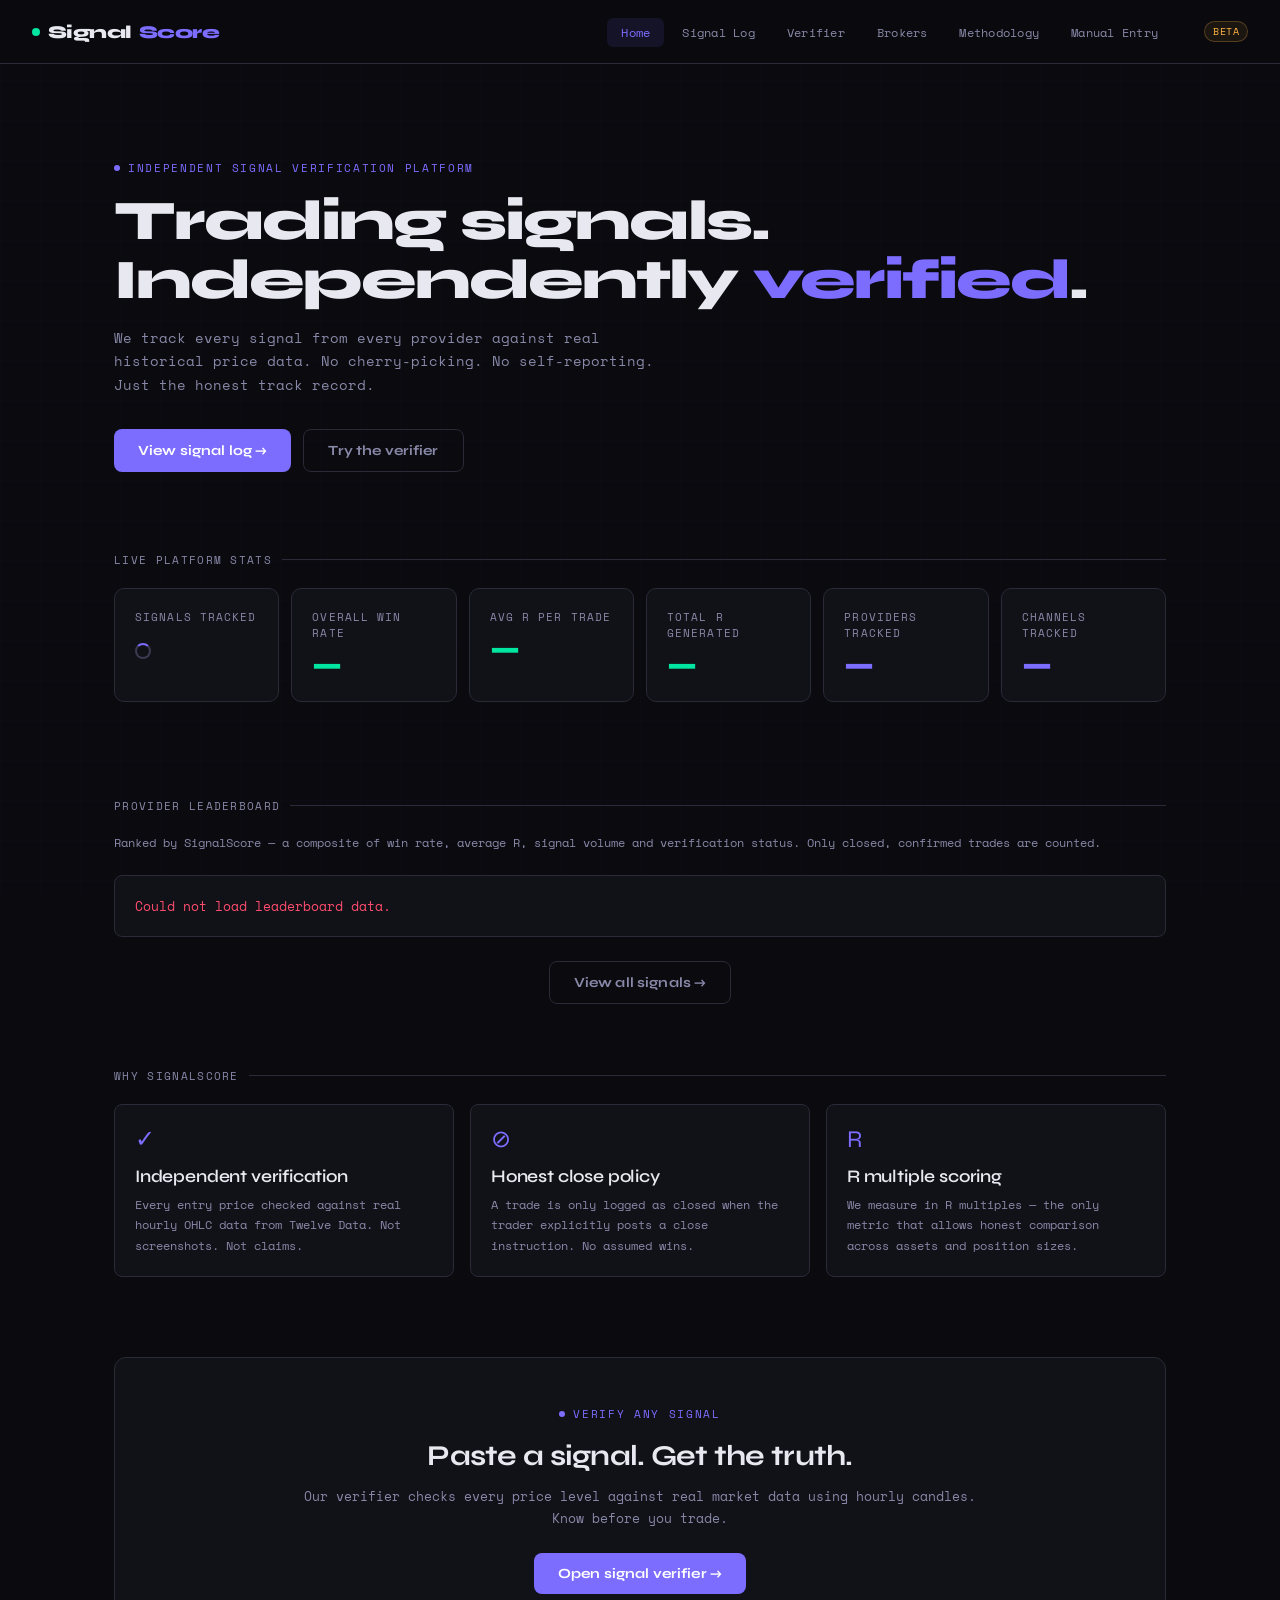
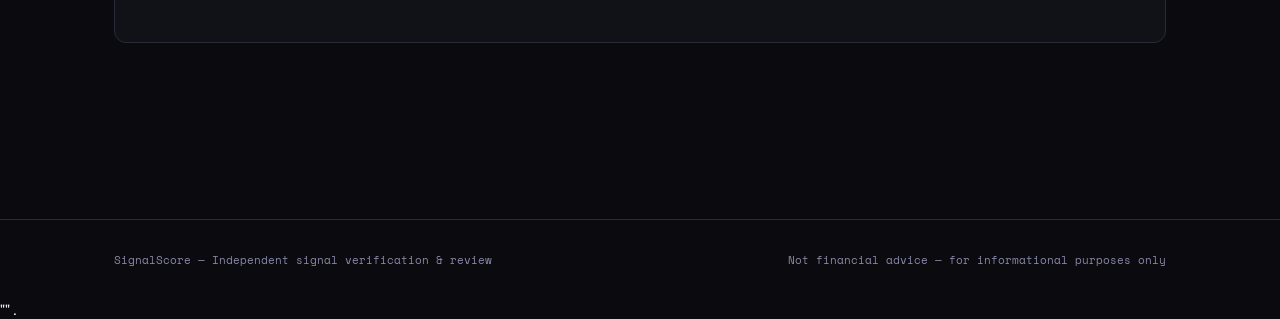
<file: index.html>
<!DOCTYPE html>
<html lang="en">
<head>
<meta charset="UTF-8">
<meta name="viewport" content="width=device-width, initial-scale=1.0">
<title>SignalScore — Independent Trading Signal Verification</title>
<link rel="stylesheet" href="css/style.css">
</head>
<body>
<div id="nav-placeholder"></div>
<div class="page-wrap">

  <!-- Hero -->
  <section style="padding:4rem 0 3rem;">
    <div class="container">
      <div class="page-tag">Independent Signal Verification Platform</div>
      <h1>Trading signals.<br>Independently <span class="accent">verified</span>.</h1>
      <p class="lead" style="margin-bottom:2rem;">
        We track every signal from every provider against real historical price data.
        No cherry-picking. No self-reporting. Just the honest track record.
      </p>
      <div style="display:flex;gap:12px;flex-wrap:wrap;">
        <a href="signal-log.html" class="btn btn-primary">View signal log →</a>
        <a href="verifier.html" class="btn btn-outline">Try the verifier</a>
      </div>
    </div>
  </section>

  <!-- Live platform stats -->
  <section style="padding:2rem 0;">
    <div class="container">
      <div class="section-label">Live platform stats</div>
      <div id="platformStats">
        <div class="metric-grid">
          <div class="metric"><div class="metric-label">Signals tracked</div><div class="metric-value accent" id="stat-total"><span class="spinner" style="width:16px;height:16px;display:inline-block;"></span></div></div>
          <div class="metric"><div class="metric-label">Overall win rate</div><div class="metric-value green" id="stat-wr">—</div></div>
          <div class="metric"><div class="metric-label">Avg R per trade</div><div class="metric-value green" id="stat-avgr">—</div></div>
          <div class="metric"><div class="metric-label">Total R generated</div><div class="metric-value green" id="stat-totalr">—</div></div>
          <div class="metric"><div class="metric-label">Providers tracked</div><div class="metric-value accent" id="stat-providers">—</div></div>
          <div class="metric"><div class="metric-label">Channels tracked</div><div class="metric-value accent" id="stat-channels">—</div></div>
        </div>
      </div>
    </div>
  </section>

  <!-- Provider Leaderboard -->
  <section style="padding:2rem 0;">
    <div class="container">
      <div class="section-label">Provider leaderboard</div>
      <p style="font-family:var(--mono);font-size:12px;color:var(--text2);margin-bottom:1.5rem;">
        Ranked by SignalScore — a composite of win rate, average R, signal volume and verification status.
        Only closed, confirmed trades are counted.
      </p>

      <div id="leaderboard">
        <div class="card-sm" style="display:flex;align-items:center;gap:14px;">
          <div class="spinner"></div>
          <span style="font-family:var(--mono);font-size:13px;color:var(--text2);">Loading leaderboard...</span>
        </div>
      </div>

      <div style="text-align:center;margin-top:1.5rem;">
        <a href="signal-log.html" class="btn btn-outline">View all signals →</a>
      </div>
    </div>
  </section>

  <!-- Why SignalScore -->
  <section style="padding:2rem 0;">
    <div class="container">
      <div class="section-label">Why SignalScore</div>
      <div class="grid3">
        <div class="card-sm">
          <div style="font-size:1.5rem;margin-bottom:12px;color:var(--accent);">✓</div>
          <h3>Independent verification</h3>
          <p style="font-family:var(--mono);font-size:12px;color:var(--text2);line-height:1.7;margin-top:8px;">
            Every entry price checked against real hourly OHLC data from Twelve Data. Not screenshots. Not claims.
          </p>
        </div>
        <div class="card-sm">
          <div style="font-size:1.5rem;margin-bottom:12px;color:var(--accent);">⊘</div>
          <h3>Honest close policy</h3>
          <p style="font-family:var(--mono);font-size:12px;color:var(--text2);line-height:1.7;margin-top:8px;">
            A trade is only logged as closed when the trader explicitly posts a close instruction. No assumed wins.
          </p>
        </div>
        <div class="card-sm">
          <div style="font-size:1.5rem;margin-bottom:12px;color:var(--accent);">R</div>
          <h3>R multiple scoring</h3>
          <p style="font-family:var(--mono);font-size:12px;color:var(--text2);line-height:1.7;margin-top:8px;">
            We measure in R multiples — the only metric that allows honest comparison across assets and position sizes.
          </p>
        </div>
      </div>
    </div>
  </section>

  <!-- CTA -->
  <section style="padding:3rem 0;">
    <div class="container">
      <div class="card" style="text-align:center;padding:3rem;">
        <div class="page-tag" style="justify-content:center;margin-bottom:1rem;">Verify any signal</div>
        <h2 style="margin-bottom:0.75rem;">Paste a signal. Get the truth.</h2>
        <p style="font-family:var(--mono);font-size:13px;color:var(--text2);margin-bottom:1.5rem;line-height:1.7;">
          Our verifier checks every price level against real market data using hourly candles.<br>Know before you trade.
        </p>
        <a href="verifier.html" class="btn btn-primary">Open signal verifier →</a>
      </div>
    </div>
  </section>

</div>
<div id="footer-placeholder"></div>
<script src="js/nav.js"></script>
<script>
renderNav('home');
renderFooter();

const SHEET_CSV = 'https://docs.google.com/spreadsheets/d/e/2PACX-1vQZJRqhOUR38Z7UCDuft0oA7k6EEspr0kBAog4zBlbFRepIgvU1qrCF415pJjBdfbxcCV9rARYm-ffP/pub?gid=1131947645&single=true&output=csv';

function splitCSVLine(line) {
  var result=[], cur='', inQ=false;
  for (var i=0;i<line.length;i++) {
    var c=line[i];
    if (c==='"') { inQ=!inQ; }
    else if (c===',' && !inQ) { result.push(cur); cur=''; }
    else { cur+=c; }
  }
  result.push(cur);
  return result;
}

function parseCSV(text) {
  var lines = text.trim().split(/\r?\n/);
  var headerIdx = 1;
  for (var h=0;h<Math.min(lines.length,5);h++) {
    var low=lines[h].toLowerCase();
    if (low.indexOf('date')!==-1 && low.indexOf('trader')!==-1) { headerIdx=h; break; }
  }
  var headers = splitCSVLine(lines[headerIdx]).map(function(h) {
    return h.trim().toLowerCase().replace(/[^a-z0-9]/g,'');
  });
  var dateIdx = headers.indexOf('date'); if (dateIdx===-1) dateIdx=1;
  var signals = [];
  for (var i=headerIdx+1;i<lines.length;i++) {
    var cols = splitCSVLine(lines[i]);
    if (!cols[dateIdx]||cols[dateIdx].trim().replace(/"/g,'')==='') continue;
    var obj={};
    headers.forEach(function(h,idx){ obj[h]=cols[idx]?cols[idx].trim().replace(/^"|"$/g,''):''; });
    signals.push(obj);
  }
  return signals;
}

function cleanR(v) {
  if (!v||v==='') return null;
  var n = parseFloat(String(v).replace(/,/g,'').replace(/[+R]/g,''));
  return isNaN(n) ? null : n;
}

function calcScore(wr, avgR, total, verifiedPct) {
  // SignalScore: 40% win rate + 30% avg R + 20% volume + 10% verification
  var wrScore  = Math.min(wr * 100, 100) * 0.40;
  var rScore   = Math.min(Math.max(avgR * 25, 0), 100) * 0.30;
  var volScore = Math.min(total / 2, 100) * 0.20;
  var verScore = Math.min(verifiedPct * 100, 100) * 0.10;
  return Math.round(wrScore + rScore + volScore + verScore);
}

function scoreColor(score) {
  if (score >= 80) return 'var(--green)';
  if (score >= 60) return 'var(--amber)';
  return 'var(--red)';
}

function medal(rank) {
  if (rank===1) return '🥇';
  if (rank===2) return '🥈';
  if (rank===3) return '🥉';
  return rank + '.';
}

async function loadData() {
  try {
    const resp = await fetch(SHEET_CSV + '&t=' + Date.now());
    const text = await resp.text();
    const signals = parseCSV(text);

    // Group by provider
    var providers = {};
    signals.forEach(function(s) {
      var trader  = s['trader']  || 'Unknown';
      var channel = s['channel'] || s['s'] || '';
      var outcome = (s['outcome']||'').toUpperCase();
      var rVal    = cleanR(s['rmultiple']||s['r']||'');
      var verified= s['verified']||'';

      if (!providers[trader]) {
        providers[trader] = {
          name: trader, channels: [], signals: 0,
          closed: 0, wins: 0, totalR: 0, verified: 0
        };
      }
      var p = providers[trader];
      p.signals++;
      if (channel && p.channels.indexOf(channel)===-1) p.channels.push(channel);
      if (outcome !== 'OPEN' && outcome !== 'CANCELLED' && rVal !== null) {
        p.closed++;
        if (rVal > 0) p.wins++;
        p.totalR += rVal;
      }
      if (verified === 'Verified') p.verified++;
    });

    // Calculate scores and sort
    var leaderboard = Object.values(providers).map(function(p) {
      var wr  = p.closed > 0 ? p.wins / p.closed : 0;
      var avgR = p.closed > 0 ? p.totalR / p.closed : 0;
      var verPct = p.signals > 0 ? p.verified / p.signals : 0;
      var score = calcScore(wr, avgR, p.signals, verPct);
      return Object.assign(p, { wr:wr, avgR:avgR, score:score });
    }).sort(function(a,b) { return b.score - a.score; });

    // Platform stats
    var allClosed = signals.filter(function(s) {
      var o=(s['outcome']||'').toUpperCase();
      return o!=='OPEN'&&o!=='CANCELLED'&&cleanR(s['rmultiple']||s['r']||'')!==null;
    });
    var allWins = allClosed.filter(function(s){ return cleanR(s['rmultiple']||s['r']||'')>0; });
    var totalR  = allClosed.reduce(function(a,s){ return a+(cleanR(s['rmultiple']||s['r']||'')||0); },0);
    var avgR    = allClosed.length ? totalR/allClosed.length : 0;
    var allChannels = [];
    signals.forEach(function(s){ var c=s['channel']||s['s']||''; if(c&&allChannels.indexOf(c)===-1) allChannels.push(c); });

    document.getElementById('stat-total').textContent     = signals.length;
    document.getElementById('stat-wr').textContent         = allClosed.length ? Math.round(allWins.length/allClosed.length*100)+'%' : '—';
    document.getElementById('stat-avgr').textContent       = allClosed.length ? (avgR>0?'+':'')+avgR.toFixed(2)+'R' : '—';
    document.getElementById('stat-totalr').textContent     = allClosed.length ? (totalR>0?'+':'')+totalR.toFixed(1)+'R' : '—';
    document.getElementById('stat-providers').textContent  = leaderboard.length;
    document.getElementById('stat-channels').textContent   = allChannels.length;

    // Render leaderboard — top 3 + "view more"
    var top3 = leaderboard.slice(0, 3);
    var rest = leaderboard.slice(3);

    var html = top3.map(function(p, i) {
      var rank = i + 1;
      var wrPct = Math.round(p.wr * 100);
      var channelStr = p.channels.length ? p.channels.join(', ') : '—';
      return '<div class="card" style="margin-bottom:12px;display:flex;align-items:center;gap:1.5rem;flex-wrap:wrap;">' +
        '<div style="font-size:2rem;flex-shrink:0;">' + medal(rank) + '</div>' +
        '<div style="flex:1;min-width:160px;">' +
          '<div style="font-size:18px;font-weight:700;letter-spacing:-0.02em;margin-bottom:4px;">' + p.name + '</div>' +
          '<div style="font-family:var(--mono);font-size:11px;color:var(--text2);">Channels: ' + channelStr + '</div>' +
        '</div>' +
        '<div style="display:flex;gap:1.5rem;flex-wrap:wrap;align-items:center;">' +
          '<div style="text-align:center;">' +
            '<div style="font-size:2rem;font-weight:800;color:' + scoreColor(p.score) + ';letter-spacing:-0.03em;">' + p.score + '</div>' +
            '<div style="font-family:var(--mono);font-size:10px;color:var(--text2);text-transform:uppercase;letter-spacing:0.1em;">Score</div>' +
          '</div>' +
          '<div style="text-align:center;">' +
            '<div style="font-size:1.4rem;font-weight:700;color:var(--green);">' + wrPct + '%</div>' +
            '<div style="font-family:var(--mono);font-size:10px;color:var(--text2);">Win rate</div>' +
          '</div>' +
          '<div style="text-align:center;">' +
            '<div style="font-size:1.4rem;font-weight:700;color:' + (p.avgR>=0?'var(--green)':'var(--red)') + '">' + (p.avgR>=0?'+':'') + p.avgR.toFixed(2) + 'R</div>' +
            '<div style="font-family:var(--mono);font-size:10px;color:var(--text2);">Avg R</div>' +
          '</div>' +
          '<div style="text-align:center;">' +
            '<div style="font-size:1.4rem;font-weight:700;color:var(--text);">' + p.signals + '</div>' +
            '<div style="font-family:var(--mono);font-size:10px;color:var(--text2);">Signals</div>' +
          '</div>' +
          '<a href="signal-log.html?trader=' + encodeURIComponent(p.name) + '" class="btn btn-outline" style="font-size:12px;padding:8px 14px;">View →</a>' +
        '</div>' +
      '</div>';
    }).join('');

    if (rest.length > 0) {
      html += '<div id="restLeaderboard" style="display:none;">' +
        rest.map(function(p, i) {
          var rank = i + 4;
          var wrPct = Math.round(p.wr * 100);
          return '<div class="card-sm" style="margin-bottom:8px;display:flex;align-items:center;gap:1rem;flex-wrap:wrap;">' +
            '<div style="font-family:var(--mono);font-size:13px;color:var(--text2);width:24px;">' + medal(rank) + '</div>' +
            '<div style="flex:1;font-weight:600;">' + p.name + '</div>' +
            '<div style="font-family:var(--mono);font-size:13px;color:' + scoreColor(p.score) + ';font-weight:700;">' + p.score + '</div>' +
            '<div style="font-family:var(--mono);font-size:12px;color:var(--green);">' + wrPct + '%</div>' +
            '<div style="font-family:var(--mono);font-size:12px;color:var(--text2);">' + p.signals + ' signals</div>' +
            '<a href="signal-log.html?trader=' + encodeURIComponent(p.name) + '" class="btn btn-outline" style="font-size:11px;padding:6px 10px;">View →</a>' +
          '</div>';
        }).join('') +
      '</div>' +
      '<button onclick="toggleRest()" id="toggleBtn" class="btn btn-outline" style="width:100%;margin-top:8px;font-size:13px;">Show ' + rest.length + ' more provider' + (rest.length!==1?'s':'') + ' ↓</button>';
    }

    document.getElementById('leaderboard').innerHTML = html || '<div class="card-sm"><p style="font-family:var(--mono);font-size:13px;color:var(--text2);">No provider data yet.</p></div>';

  } catch(e) {
    document.getElementById('leaderboard').innerHTML = '<div class="card-sm"><p style="font-family:var(--mono);font-size:13px;color:var(--red);">Could not load leaderboard data.</p></div>';
    console.error(e);
  }
}

function toggleRest() {
  var el  = document.getElementById('restLeaderboard');
  var btn = document.getElementById('toggleBtn');
  if (el.style.display === 'none') {
    el.style.display = 'block';
    btn.textContent = 'Show fewer ↑';
  } else {
    el.style.display = 'none';
    btn.textContent = btn.textContent.replace('Show fewer ↑', btn.dataset.original||'Show more ↓');
  }
}

loadData();
</script>
</body>
</html>
"<!-- cache bust -->" 
.
</file>
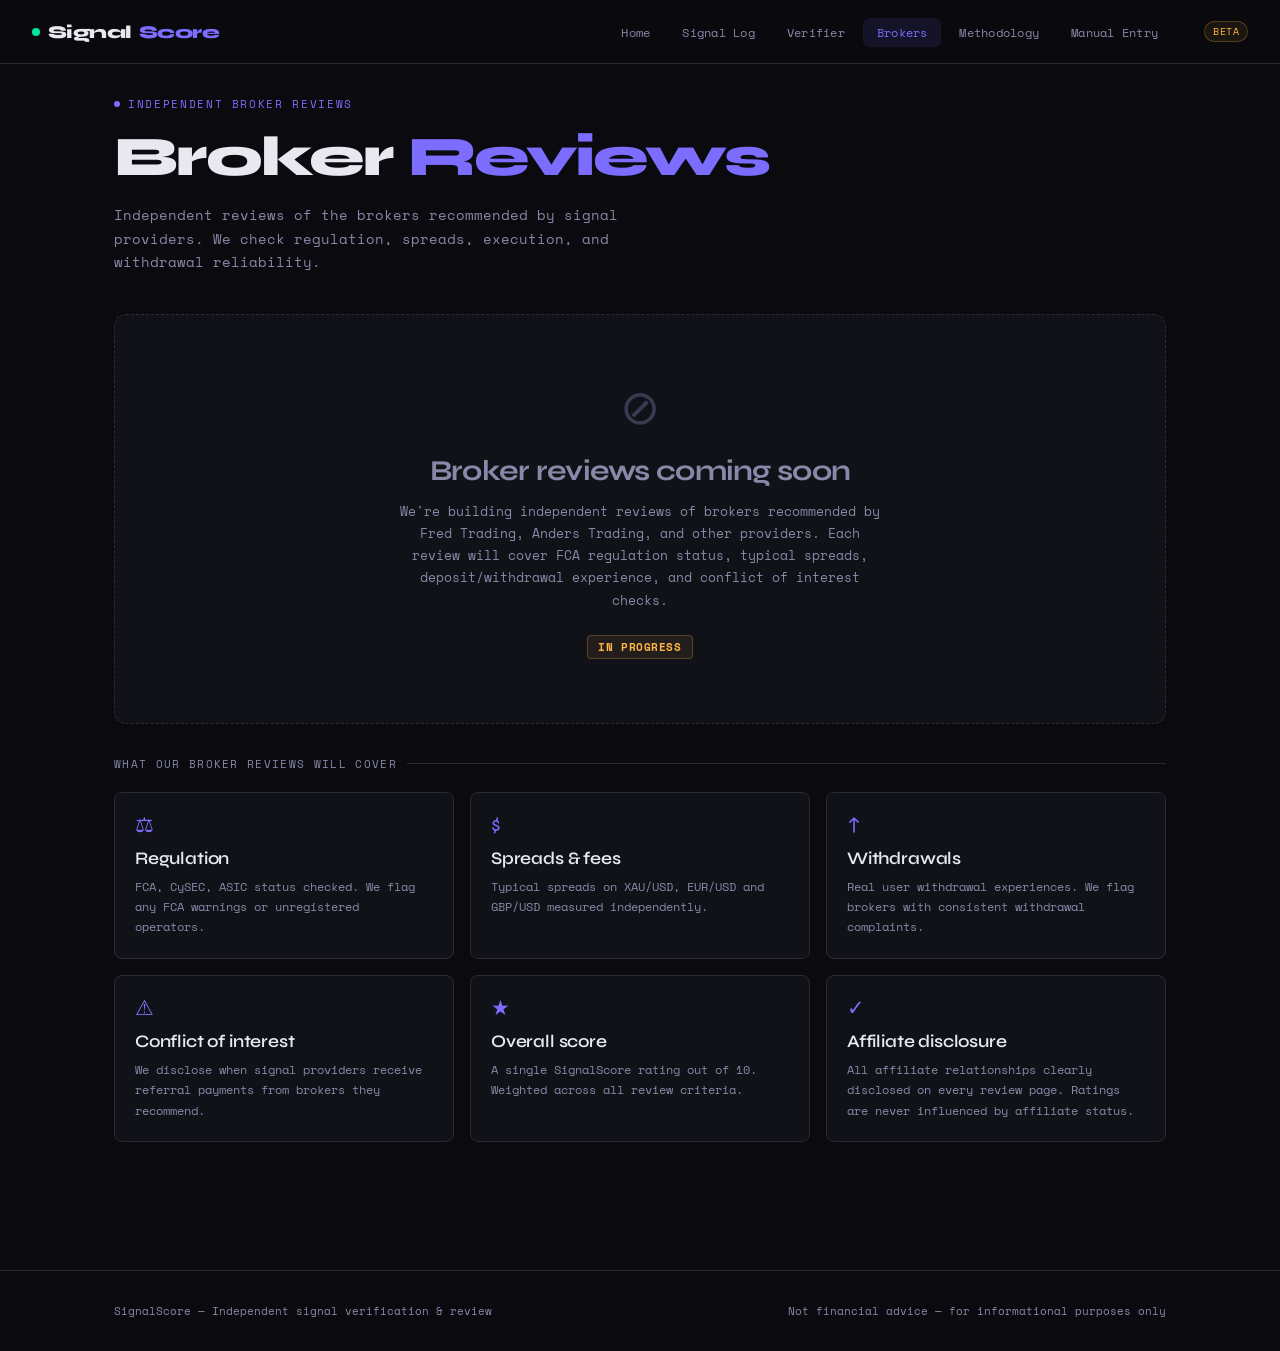
<file: brokers.html>
<!DOCTYPE html>
<html lang="en">
<head>
<meta charset="UTF-8">
<meta name="viewport" content="width=device-width, initial-scale=1.0">
<title>Broker Reviews — SignalScore</title>
<link rel="stylesheet" href="css/style.css">
</head>
<body>
<div id="nav-placeholder"></div>
<div class="page-wrap">
  <div class="container">

    <div style="margin-bottom: 2.5rem;">
      <div class="page-tag">Independent broker reviews</div>
      <h1>Broker <span class="accent">Reviews</span></h1>
      <p class="lead">Independent reviews of the brokers recommended by signal providers. We check regulation, spreads, execution, and withdrawal reliability.</p>
    </div>

    <!-- Coming soon card -->
    <div class="card" style="text-align:center; padding:4rem 2rem; margin-bottom:2rem; border-style:dashed;">
      <div style="font-size:3rem; margin-bottom:1rem; color:var(--border2);">⊘</div>
      <h2 style="margin-bottom:0.75rem; color:var(--text2);">Broker reviews coming soon</h2>
      <p style="font-family:var(--mono); font-size:13px; color:var(--text2); line-height:1.7; max-width:480px; margin:0 auto 1.5rem;">
        We're building independent reviews of brokers recommended by Fred Trading, Anders Trading, and other providers.
        Each review will cover FCA regulation status, typical spreads, deposit/withdrawal experience, and conflict of interest checks.
      </p>
      <span class="badge badge-unaudited">In progress</span>
    </div>

    <!-- What we'll cover -->
    <div class="section-label" style="margin-bottom:1.25rem;">What our broker reviews will cover</div>
    <div class="grid3">
      <div class="card-sm">
        <div style="font-size:1.3rem; color:var(--accent); margin-bottom:10px;">⚖</div>
        <h3>Regulation</h3>
        <p style="font-family:var(--mono); font-size:12px; color:var(--text2); line-height:1.7; margin-top:8px;">
          FCA, CySEC, ASIC status checked. We flag any FCA warnings or unregistered operators.
        </p>
      </div>
      <div class="card-sm">
        <div style="font-size:1.3rem; color:var(--accent); margin-bottom:10px;">$</div>
        <h3>Spreads &amp; fees</h3>
        <p style="font-family:var(--mono); font-size:12px; color:var(--text2); line-height:1.7; margin-top:8px;">
          Typical spreads on XAU/USD, EUR/USD and GBP/USD measured independently.
        </p>
      </div>
      <div class="card-sm">
        <div style="font-size:1.3rem; color:var(--accent); margin-bottom:10px;">↑</div>
        <h3>Withdrawals</h3>
        <p style="font-family:var(--mono); font-size:12px; color:var(--text2); line-height:1.7; margin-top:8px;">
          Real user withdrawal experiences. We flag brokers with consistent withdrawal complaints.
        </p>
      </div>
      <div class="card-sm">
        <div style="font-size:1.3rem; color:var(--accent); margin-bottom:10px;">⚠</div>
        <h3>Conflict of interest</h3>
        <p style="font-family:var(--mono); font-size:12px; color:var(--text2); line-height:1.7; margin-top:8px;">
          We disclose when signal providers receive referral payments from brokers they recommend.
        </p>
      </div>
      <div class="card-sm">
        <div style="font-size:1.3rem; color:var(--accent); margin-bottom:10px;">★</div>
        <h3>Overall score</h3>
        <p style="font-family:var(--mono); font-size:12px; color:var(--text2); line-height:1.7; margin-top:8px;">
          A single SignalScore rating out of 10. Weighted across all review criteria.
        </p>
      </div>
      <div class="card-sm">
        <div style="font-size:1.3rem; color:var(--accent); margin-bottom:10px;">✓</div>
        <h3>Affiliate disclosure</h3>
        <p style="font-family:var(--mono); font-size:12px; color:var(--text2); line-height:1.7; margin-top:8px;">
          All affiliate relationships clearly disclosed on every review page. Ratings are never influenced by affiliate status.
        </p>
      </div>
    </div>

  </div>
</div>
<div id="footer-placeholder"></div>
<script src="js/nav.js"></script>
<script>
renderNav('brokers');
renderFooter();
</script>
</body>
</html>
</file>
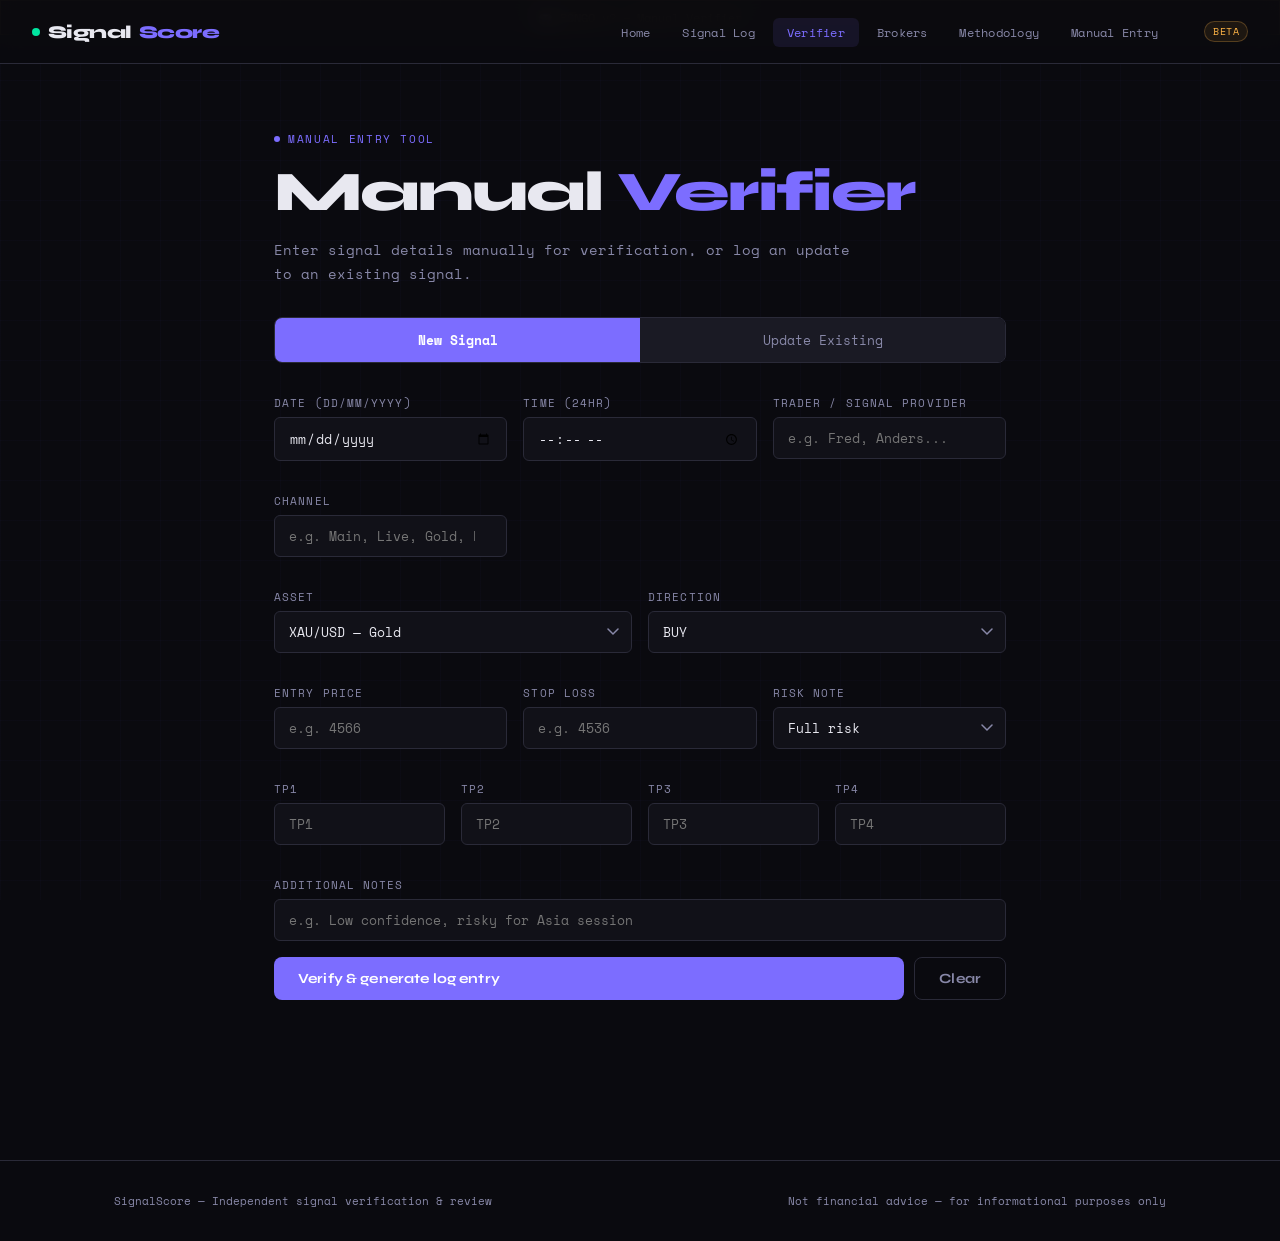
<file: manual-verifier.html>
<!DOCTYPE html>
<html lang="en">
<head>
<meta charset="UTF-8">
<meta name="viewport" content="width=device-width, initial-scale=1.0">
<title>Manual Verifier — SignalScore</title>
<link rel="stylesheet" href="css/style.css">
</head>
<body>
<div style="background:var(--amber-dim);border:1px solid var(--amber-border);padding:8px 16px;font-family:var(--mono);font-size:12px;color:var(--amber);text-align:center;">🥁 BONGO v2 — Manual Verifier</div>
<div id="nav-placeholder"></div>
<div class="page-wrap">
  <div class="container-sm">

    <div style="margin-bottom:2rem;">
      <div class="page-tag">Manual entry tool</div>
      <h1>Manual <span class="accent">Verifier</span></h1>
      <p class="lead">Enter signal details manually for verification, or log an update to an existing signal.</p>
    </div>

    <!-- Mode toggle -->
    <div style="display:flex; gap:0; margin-bottom:2rem; border:1px solid var(--border); border-radius:8px; overflow:hidden;">
      <button id="btnNew" onclick="setMode('new')" style="flex:1; padding:12px; font-family:var(--mono); font-size:13px; border:none; cursor:pointer; background:var(--accent); color:#fff; font-weight:700;">New Signal</button>
      <button id="btnUpdate" onclick="setMode('update')" style="flex:1; padding:12px; font-family:var(--mono); font-size:13px; border:none; cursor:pointer; background:var(--surface2); color:var(--text2);">Update Existing</button>
    </div>

    <!-- NEW SIGNAL MODE -->
    <div id="modeNew">

      <div class="grid3" style="margin-bottom:1rem;">
        <div class="form-group">
          <label class="form-label">Date (DD/MM/YYYY)</label>
          <input type="date" id="nDate" />
        </div>
        <div class="form-group">
          <label class="form-label">Time (24hr)</label>
          <input type="time" id="nTime" />
        </div>
        <div class="form-group">
          <label class="form-label">Trader / Signal Provider</label>
          <input type="text" id="nTrader" placeholder="e.g. Fred, Anders..."
            autocomplete="off" list="traderList" 
            onblur="addToProviderList(this.value)" />
          <datalist id="traderList">
            <option value="Fred">
            <option value="Anders">
            <option value="Lewis Community">
          </datalist>
        </div>
        <div class="form-group">
          <label class="form-label">Channel</label>
          <input type="text" id="nChannel" placeholder="e.g. Main, Live, Gold, Forex..."
            autocomplete="off" list="channelList" />
          <datalist id="channelList">
            <option value="Main">
            <option value="Live">
            <option value="VIP">
            <option value="Gold">
            <option value="Forex">
            <option value="Free">
          </datalist>
        </div>
      </div>

      <div class="grid2" style="margin-bottom:1rem;">
        <div class="form-group">
          <label class="form-label">Asset</label>
          <select id="nAsset">
            <option value="XAU/USD">XAU/USD — Gold</option>
            <option value="EUR/USD">EUR/USD</option>
            <option value="GBP/USD">GBP/USD</option>
            <option value="USD/JPY">USD/JPY</option>
            <option value="GBP/JPY">GBP/JPY</option>
            <option value="EUR/JPY">EUR/JPY</option>
            <option value="US30">US30</option>
            <option value="NAS100">NAS100</option>
          </select>
        </div>
        <div class="form-group">
          <label class="form-label">Direction</label>
          <select id="nDir">
            <option value="BUY">BUY</option>
            <option value="SELL">SELL</option>
          </select>
        </div>
      </div>

      <div class="grid3" style="margin-bottom:1rem;">
        <div class="form-group">
          <label class="form-label">Entry price</label>
          <input type="number" id="nEntry" placeholder="e.g. 4566" step="0.00001" />
        </div>
        <div class="form-group">
          <label class="form-label">Stop loss</label>
          <input type="number" id="nSL" placeholder="e.g. 4536" step="0.00001" />
        </div>
        <div class="form-group">
          <label class="form-label">Risk note</label>
          <select id="nRisk">
            <option value="">Full risk</option>
            <option value="Half risk">Half risk</option>
            <option value="Quarter risk">Quarter risk</option>
            <option value="Low confidence">Low confidence</option>
          </select>
        </div>
      </div>

      <div class="grid4" style="margin-bottom:1rem;">
        <div class="form-group">
          <label class="form-label">TP1</label>
          <input type="number" id="nTP1" placeholder="TP1" step="0.00001" />
        </div>
        <div class="form-group">
          <label class="form-label">TP2</label>
          <input type="number" id="nTP2" placeholder="TP2" step="0.00001" />
        </div>
        <div class="form-group">
          <label class="form-label">TP3</label>
          <input type="number" id="nTP3" placeholder="TP3" step="0.00001" />
        </div>
        <div class="form-group">
          <label class="form-label">TP4</label>
          <input type="number" id="nTP4" placeholder="TP4" step="0.00001" />
        </div>
      </div>

      <div class="form-group">
        <label class="form-label">Additional notes</label>
        <input type="text" id="nNotes" placeholder="e.g. Low confidence, risky for Asia session" />
      </div>

      <!-- Edit mode extra fields — shown when editing existing signal -->
      <div id="editExtraFields" style="display:none;">
        <div class="grid2" style="margin-bottom:1rem;">
          <div class="form-group">
            <label class="form-label">Outcome</label>
            <select id="eOutcome">
              <option value="OPEN">OPEN</option>
              <option value="TP1">TP1</option>
              <option value="TP2">TP2</option>
              <option value="TP3">TP3</option>
              <option value="TP4">TP4</option>
              <option value="SL">SL</option>
              <option value="BE">BE</option>
              <option value="CANCELLED">CANCELLED</option>
            </select>
          </div>
          <div class="form-group">
            <label class="form-label">Close price</label>
            <input type="number" id="eClosePrice" placeholder="e.g. 4746" step="0.00001" />
          </div>
        </div>
        <div class="form-group">
          <label class="form-label">Verified status</label>
          <select id="eVerified">
            <option value="Pending">Pending</option>
            <option value="Verified">Verified</option>
            <option value="Unaudited">Unaudited</option>
            <option value="Failed">Failed</option>
          </select>
        </div>
      </div>

      <div style="display:flex; gap:10px; margin-bottom:2rem;">
        <button class="btn btn-primary" onclick="verifyNew()" id="verifyBtn" style="flex:1;">Verify &amp; generate log entry</button>
        <button class="btn btn-outline" onclick="clearNew()">Clear</button>
      </div>

      <!-- Loading -->
      <div id="newLoading" style="display:none; margin-bottom:1rem;">
        <div class="card-sm" style="display:flex; align-items:center; gap:14px;">
          <div class="spinner"></div>
          <span style="font-family:var(--mono); font-size:13px; color:var(--text2);" id="newLoadMsg">Fetching OHLC data...</span>
        </div>
      </div>

      <!-- Results -->
      <div id="newResults" style="display:none;">

        <div id="newVerdict" style="margin-bottom:1rem;"></div>

        <div class="card-sm" style="margin-bottom:1rem;">
          <div class="section-label" style="margin-bottom:1rem;">Verification checks</div>
          <div id="newChecks"></div>
        </div>

        <div class="card-sm" style="margin-bottom:1rem;">
          <div class="section-label" style="margin-bottom:1rem;">OHLC price check</div>
          <div class="table-wrap">
            <table>
              <thead><tr><th>Level</th><th>Price</th><th>Day low</th><th>Day high</th><th>Status</th></tr></thead>
              <tbody id="newOHLC"></tbody>
            </table>
          </div>
          <p style="font-family:var(--mono); font-size:11px; color:var(--text2); margin-top:8px;" id="newSource"></p>
        </div>

        <div class="card-sm" style="margin-bottom:1rem; background:var(--surface2);">
          <div class="section-label" style="margin-bottom:1rem;">Log entry — copy to spreadsheet</div>
          <div id="logEntry"></div>
          <div style="display:flex; gap:10px; margin-top:1rem; flex-wrap:wrap;">
            <button onclick="saveToSheet()" id="saveBtn" class="btn btn-primary" style="flex:1;">Save to Google Sheet</button>
            <button onclick="openTV()" class="btn btn-outline" style="flex:1;">View on TradingView ↗</button>
            <button onclick="copyLog()" class="btn btn-outline" style="flex:1;">Copy to clipboard</button>
          </div>
          <p style="font-family:var(--mono);font-size:11px;color:var(--text2);margin-top:8px;">Signal saves regardless of verification status — Verified, Unaudited or Failed all get logged.</p>
          <div id="saveStatus" style="display:none; margin-top:10px; font-family:var(--mono); font-size:12px; text-align:center;"></div>
        </div>

        <!-- Update button -->
        <div style="margin-top:1rem; padding:1rem; background:var(--amber-dim); border:1px solid var(--amber-border); border-radius:8px;">
          <p style="font-family:var(--mono); font-size:12px; color:var(--amber); margin-bottom:8px;">⚠ Need to log an update to this signal later?</p>
          <button onclick="switchToUpdateWithData()" class="btn btn-outline" style="width:100%; border-color:var(--amber-border); color:var(--amber);">Log an update to this signal →</button>
        </div>

      </div>
    </div>

    <!-- UPDATE MODE -->
    <div id="modeUpdate" style="display:none;">

      <div class="grid2" style="margin-bottom:1rem;">
        <div class="form-group">
          <label class="form-label">Signal ID (from log)</label>
          <input type="number" id="uID" placeholder="e.g. 42" min="1" />
        </div>
        <div class="form-group">
          <label class="form-label">Trader / Signal Provider</label>
          <input type="text" id="uTrader" placeholder="e.g. Fred, Anders..."
            autocomplete="off" list="traderList2" />
          <datalist id="traderList2">
            <option value="Fred">
            <option value="Anders">
            <option value="FredTrading VIP">
            <option value="AndersTrading">
          </datalist>
        </div>
      </div>

      <div class="grid2" style="margin-bottom:1rem;">
        <div class="form-group">
          <label class="form-label">Update date</label>
          <input type="date" id="uDate" />
        </div>
        <div class="form-group">
          <label class="form-label">Update time</label>
          <input type="time" id="uTime" />
        </div>
      </div>

      <div class="form-group">
        <label class="form-label">Update type</label>
        <select id="uType" onchange="updateTypeChanged()">
          <option value="">Select update type...</option>
          <optgroup label="SL Moves">
            <option value="SL to breakeven">SL moved to breakeven (entry)</option>
            <option value="SL to TP1">SL moved to TP1</option>
            <option value="SL to TP2">SL moved to TP2</option>
            <option value="SL to TP3">SL moved to TP3</option>
            <option value="Custom SL move">Custom SL move</option>
          </optgroup>
          <optgroup label="Partial Closes">
            <option value="Partial close at TP1">Partial close at TP1</option>
            <option value="Partial close at TP2">Partial close at TP2</option>
            <option value="Partial close at TP3">Partial close at TP3</option>
          </optgroup>
          <optgroup label="Full Closes">
            <option value="Closed at TP1">Closed at TP1</option>
            <option value="Closed at TP2">Closed at TP2</option>
            <option value="Closed at TP3">Closed at TP3</option>
            <option value="Closed at TP4">Closed at TP4</option>
            <option value="Stopped out (SL hit)">Stopped out — SL hit</option>
            <option value="Closed manually">Closed manually</option>
            <option value="Cancelled before entry">Cancelled before entry</option>
          </optgroup>
          <optgroup label="Risk Changes">
            <option value="Risk reduced to half">Risk reduced to half</option>
            <option value="Risk reduced to quarter">Risk reduced to quarter</option>
          </optgroup>
        </select>
      </div>

      <!-- Custom SL price (shown when needed) -->
      <div id="customSLBox" style="display:none;" class="form-group">
        <label class="form-label">New SL price</label>
        <input type="number" id="uNewSL" placeholder="e.g. 4566" step="0.00001" />
      </div>

      <!-- Close price (shown for close types) -->
      <div id="closePriceBox" style="display:none;" class="form-group">
        <label class="form-label">Close price</label>
        <input type="number" id="uClosePrice" placeholder="e.g. 4597" step="0.00001" />
      </div>

      <div class="form-group">
        <label class="form-label">Raw message (paste Telegram update)</label>
        <textarea id="uRaw" rows="3" placeholder="e.g. SL entry TP1&#10;or&#10;Close everything now"></textarea>
      </div>

      <div class="form-group">
        <label class="form-label">Additional context</label>
        <input type="text" id="uNotes" placeholder="Any extra notes about this update" />
      </div>

      <button class="btn btn-primary" onclick="generateUpdate()" style="width:100%; margin-bottom:2rem;">Generate update note</button>

      <!-- Update result -->
      <div id="updateResult" style="display:none;">
        <div class="card-sm" style="background:var(--surface2); margin-bottom:1rem;">
          <div class="section-label" style="margin-bottom:1rem;">Update note — paste into Notes column</div>
          <div id="updateNote" style="font-family:var(--mono); font-size:13px; color:var(--text); line-height:1.8; padding:12px; background:var(--surface); border-radius:6px; border:1px solid var(--border);"></div>
          <button onclick="copyUpdate()" class="btn btn-outline" style="margin-top:1rem; width:100%;">Copy update note</button>
        </div>

        <div class="card-sm">
          <div class="section-label" style="margin-bottom:1rem;">Spreadsheet action</div>
          <div id="sheetAction" style="font-family:var(--mono); font-size:13px; color:var(--text2); line-height:1.8;"></div>
        </div>
      </div>

    </div>

  </div>
</div>
<div id="footer-placeholder"></div>
<script src="js/nav.js"></script>
<script>
renderNav('verifier');
renderFooter();

// Detect incoming edit parameters from signal log
(function() {
  var params = new URLSearchParams(window.location.search);
  if (!params.get('edit')) return;

  // Switch to new signal mode but in edit context
  var editId = params.get('edit');

  // Pre-fill all fields
  var setVal = function(id, val) {
    var el = document.getElementById(id);
    if (el && val) el.value = val;
  };

  setVal('nDate',    params.get('date'));
  setVal('nTime',    params.get('time'));
  setVal('nTrader',  params.get('trader'));
  setVal('nChannel', params.get('channel'));
  setVal('nEntry',   params.get('entry'));
  setVal('nSL',      params.get('sl'));
  setVal('nTP1',     params.get('tp1'));
  setVal('nTP2',     params.get('tp2'));
  setVal('nTP3',     params.get('tp3'));
  setVal('nTP4',     params.get('tp4'));
  setVal('nNotes',   params.get('notes'));

  // Set asset dropdown
  var assetEl = document.getElementById('nAsset');
  if (assetEl && params.get('asset')) assetEl.value = params.get('asset');

  // Set direction
  var dirEl = document.getElementById('nDir');
  if (dirEl && params.get('direction')) dirEl.value = params.get('direction');

  // Set risk note if present
  var riskEl = document.getElementById('nRisk');
  if (riskEl && params.get('notes') && params.get('notes').toLowerCase().indexOf('half risk') !== -1) {
    riskEl.value = 'Half risk';
  }

  // Show edit banner
  var editBanner = document.createElement('div');
  editBanner.style.cssText = 'background:var(--amber-dim);border:1px solid var(--amber-border);border-radius:8px;padding:12px 16px;margin-bottom:1.5rem;display:flex;align-items:center;gap:12px;';
  editBanner.innerHTML = '<span style="font-size:16px;">✏️</span>' +
    '<div>' +
      '<div style="font-family:var(--mono);font-size:12px;font-weight:700;color:var(--amber);">EDITING SIGNAL #' + editId + '</div>' +
      '<div style="font-family:var(--mono);font-size:11px;color:var(--text2);margin-top:2px;">All fields pre-filled from signal log. Make your changes and save — the original row will be updated with an edit timestamp.</div>' +
    '</div>';

  // Insert banner at top of form
  var firstGroup = document.querySelector('#modeNew .grid3');
  if (firstGroup) firstGroup.parentNode.insertBefore(editBanner, firstGroup);

  // Store edit ID for save function
  window._editSignalId = editId;
  window._editOutcome   = params.get('outcome') || 'OPEN';
  window._editClosePrice = params.get('close_price') || '';
  window._editVerified  = params.get('verified') || 'Pending';

  // Show and pre-fill edit extra fields
  setTimeout(function() {
    var btn = document.getElementById('verifyBtn');
    if (btn) btn.textContent = 'Verify & update signal #' + editId;
    var saveBtn = document.getElementById('saveBtn');
    if (saveBtn) saveBtn.textContent = 'Update signal #' + editId + ' in sheet';

    var extra = document.getElementById('editExtraFields');
    if (extra) extra.style.display = 'block';

    var outcomeEl = document.getElementById('eOutcome');
    if (outcomeEl && params.get('outcome')) outcomeEl.value = params.get('outcome');

    var cpEl = document.getElementById('eClosePrice');
    if (cpEl && params.get('close_price')) cpEl.value = params.get('close_price');

    var verEl = document.getElementById('eVerified');
    if (verEl && params.get('verified')) verEl.value = params.get('verified');
  }, 100);
})();

const APPS_SCRIPT_URL = 'https://script.google.com/macros/s/AKfycbyHa8gqU7abkrsvd20HzXzbmaPFsOlNHSZHWBoU62Ok8cZKOehsDwOmngqC0AaaT2c/exec';

const TWELVE_KEY = 'd2864f2dd0f04053bc6f006fc26fb7e9';

const assetMap = {
  'XAU/USD': 'XAU/USD',
  'EUR/USD': 'EUR/USD',
  'GBP/USD': 'GBP/USD',
  'USD/JPY': 'USD/JPY',
  'GBP/JPY': 'GBP/JPY',
  'EUR/JPY': 'EUR/JPY',
  'AUD/USD': 'AUD/USD',
  'US30':    'DJI',
  'NAS100':  'NDX',
};

function setMode(mode) {
  document.getElementById('modeNew').style.display    = mode === 'new'    ? 'block' : 'none';
  document.getElementById('modeUpdate').style.display = mode === 'update' ? 'block' : 'none';
  document.getElementById('btnNew').style.background    = mode === 'new'    ? 'var(--accent)' : 'var(--surface2)';
  document.getElementById('btnNew').style.color         = mode === 'new'    ? '#fff' : 'var(--text2)';
  document.getElementById('btnUpdate').style.background = mode === 'update' ? 'var(--accent)' : 'var(--surface2)';
  document.getElementById('btnUpdate').style.color      = mode === 'update' ? '#fff' : 'var(--text2)';
}

function switchToUpdateWithData() {
  var traderVal  = document.getElementById('nTrader').value || '';
  var channelVal = document.getElementById('nChannel') ? document.getElementById('nChannel').value || '' : '';

  // Try to get signal ID from currentSignalData if saved
  if (currentSignalData && currentSignalData.signalId) {
    document.getElementById('uID').value = currentSignalData.signalId;
  }

  // Also try save status message
  var statusEl = document.getElementById('saveStatus');
  if (statusEl && statusEl.textContent) {
    var match = statusEl.textContent.match(/ID[:\s]+(\d+)/);
    if (match) document.getElementById('uID').value = match[1];
    var rowMatch = statusEl.textContent.match(/row\s+(\d+)/i);
    if (rowMatch && !document.getElementById('uID').value) {
      document.getElementById('uID').value = parseInt(rowMatch[1]) - 2;
    }
  }

  if (traderVal)  document.getElementById('uTrader').value  = traderVal;
  if (channelVal && document.getElementById('uChannel')) document.getElementById('uChannel').value = channelVal;

  setMode('update');
  document.getElementById('modeUpdate').scrollIntoView({ behavior:'smooth' });
}

function switchToUpdate() {
  setMode('update');
  document.getElementById('modeUpdate').scrollIntoView({ behavior:'smooth' });
}

function updateTypeChanged() {
  const t = document.getElementById('uType').value;
  document.getElementById('customSLBox').style.display  = t === 'Custom SL move' ? 'block' : 'none';
  const closeTypes = ['Closed at TP1','Closed at TP2','Closed at TP3','Closed at TP4','Stopped out (SL hit)','Closed manually'];
  document.getElementById('closePriceBox').style.display = closeTypes.includes(t) ? 'block' : 'none';
}

function fmt(n) {
  if (n === null || n === undefined || isNaN(n)) return '—';
  return n < 10 ? n.toFixed(5) : n.toFixed(2);
}

function checkRow(cls, text) {
  checkTexts = checkTexts || [];
  checkTexts.push((cls==='fail'?'✗':cls==='warn'?'⚠':cls==='pass'?'✓':'ℹ') + ' ' + text);
  const icons  = { pass:'✓', fail:'✗', warn:'⚠', info:'ℹ' };
  const colors = { pass:'var(--green)', fail:'var(--red)', warn:'var(--amber)', info:'var(--blue)' };
  return '<div style="display:flex;align-items:flex-start;gap:12px;padding:10px 0;border-bottom:1px solid var(--border);font-size:13px;line-height:1.5;">' +
    '<span style="font-size:15px;width:20px;text-align:center;flex-shrink:0;color:' + colors[cls] + ';">' + icons[cls] + '</span>' +
    '<span>' + text + '</span></div>';
}

function logRow(label, val) {
  return '<div style="display:flex;justify-content:space-between;padding:6px 0;border-bottom:1px solid var(--border);font-size:13px;">' +
    '<span style="font-family:var(--mono);font-size:12px;color:var(--text2);">' + label + '</span>' +
    '<span style="font-family:var(--mono);font-weight:700;">' + val + '</span></div>';
}

async function fetchOHLC(asset, date, signalTime) {
  var symbol = assetMap[asset];
  if (!symbol) return null;
  try {
    var url = 'https://api.twelvedata.com/time_series?symbol=' + encodeURIComponent(symbol) +
      '&interval=1h&date=' + date +
      '&apikey=' + TWELVE_KEY + '&format=JSON&outputsize=24';
    var resp = await fetch(url);
    var data = await resp.json();

    if (data.status === 'error' || !data.values || !data.values.length) {
      var dailyUrl = 'https://api.twelvedata.com/time_series?symbol=' + encodeURIComponent(symbol) +
        '&interval=1day&start_date=' + date + '&end_date=' + date +
        '&apikey=' + TWELVE_KEY + '&format=JSON';
      var dr = await fetch(dailyUrl);
      var dd = await dr.json();
      if (dd.status === 'error' || !dd.values || !dd.values.length) return null;
      var day = dd.values[0];
      return { o:parseFloat(day.open), h:parseFloat(day.high), l:parseFloat(day.low), c:parseFloat(day.close), live:true, hourly:false };
    }

    var candles = data.values.reverse();
    var dayH = -Infinity, dayL = Infinity, dayO = null, dayC = null;
    candles.forEach(function(c) {
      var h = parseFloat(c.high), l = parseFloat(c.low);
      if (h > dayH) dayH = h;
      if (l < dayL) dayL = l;
      if (!dayO) dayO = parseFloat(c.open);
      dayC = parseFloat(c.close);
    });

    var postH = -Infinity, postL = Infinity;
    if (signalTime) {
      var sigHour = parseInt(signalTime.split(':')[0]);
      candles.forEach(function(c) {
        var cHour = parseInt(c.datetime.split(' ')[1].split(':')[0]);
        if (cHour >= sigHour) {
          var h = parseFloat(c.high), l = parseFloat(c.low);
          if (h > postH) postH = h;
          if (l < postL) postL = l;
        }
      });
    }

    return {
      o:dayO, h:dayH, l:dayL, c:dayC, live:true, hourly:true,
      postSignalH: postH === -Infinity ? dayH : postH,
      postSignalL: postL === Infinity  ? dayL  : postL,
      candles: candles
    };
  } catch(e) { return null; }
}

function clearNew() {
  ['nEntry','nSL','nTP1','nTP2','nTP3','nTP4','nNotes'].forEach(id => document.getElementById(id).value = '');
  document.getElementById('nDate').value = '';
  document.getElementById('nTime').value = '';
  document.getElementById('newResults').style.display = 'none';
}

var currentLogText = '';
var currentSignalData = null;

async function verifyNew() {
  const date   = document.getElementById('nDate').value;
  const time   = document.getElementById('nTime').value;
  const trader = document.getElementById('nTrader').value;
  const asset  = document.getElementById('nAsset').value;
  const dir    = document.getElementById('nDir').value;
  var cleanNum = function(id) { return parseFloat(String(document.getElementById(id).value).replace(/,/g,'').trim()); };
  var entry  = cleanNum('nEntry');
  var sl     = cleanNum('nSL');
  var tp1    = cleanNum('nTP1');
  var tp2    = cleanNum('nTP2');
  var tp3    = cleanNum('nTP3');
  var tp4    = cleanNum('nTP4');
  var risk   = document.getElementById('nRisk').value;
  var notes  = document.getElementById('nNotes').value;

  if (!date || isNaN(entry) || isNaN(sl)) {
    var missing = [];
    if (!date) missing.push('date');
    if (isNaN(entry)) missing.push('entry price (' + document.getElementById('nEntry').value + ')');
    if (isNaN(sl)) missing.push('stop loss (' + document.getElementById('nSL').value + ')');
    alert('Please fill in: ' + missing.join(', '));
    return;
  }

  document.getElementById('newLoading').style.display = 'block';
  document.getElementById('newResults').style.display = 'none';
  document.getElementById('verifyBtn').disabled = true;
  document.getElementById('newLoadMsg').textContent = 'Fetching ' + asset + ' OHLC for ' + date + '…';

  const ohlc = await fetchOHLC(asset, date, time);

  document.getElementById('newLoading').style.display = 'none';
  document.getElementById('verifyBtn').disabled = false;
  document.getElementById('newResults').style.display = 'block';

  // Checks
  var checks = [], checkTexts = [], passed = 0, total = 0;

  total++;
  const slOk = dir === 'BUY' ? entry > sl : entry < sl;
  if (slOk) { passed++; checks.push(checkRow('pass', 'SL correctly placed ' + (dir==='BUY'?'below':'above') + ' entry — ' + fmt(entry) + ' / SL ' + fmt(sl))); }
  else checks.push(checkRow('fail', 'SL direction error — SL should be ' + (dir==='BUY'?'below':'above') + ' entry'));

  if (!isNaN(tp1)) {
    total++;
    const tpOk = dir === 'BUY' ? tp1 > entry : tp1 < entry;
    if (tpOk) { passed++; checks.push(checkRow('pass', 'TP1 correctly placed ' + (dir==='BUY'?'above':'below') + ' entry (' + fmt(tp1) + ')')); }
    else checks.push(checkRow('fail', 'TP1 direction error'));
  }

  if (!isNaN(tp1)) {
    total++;
    const rr = Math.abs(tp1 - entry) / Math.abs(entry - sl);
    if (rr >= 1) { passed++; checks.push(checkRow('pass', 'R/R to TP1: ' + rr.toFixed(2) + ':1 — acceptable')); }
    else checks.push(checkRow('warn', 'R/R to TP1: ' + rr.toFixed(2) + ':1 — below 1:1'));
  }

  if (ohlc && ohlc.rateLimited) {
    checks.push(checkRow('warn', 'Alpha Vantage rate limit reached — try again tomorrow'));
  } else if (ohlc) {
    total++;
    var checkH = ohlc.postSignalH || ohlc.h;
    var checkL = ohlc.postSignalL || ohlc.l;
    var reachable = entry >= checkL && entry <= checkH;
    var timeAware = ohlc.hourly && time;
    if (reachable) {
      passed++;
      checks.push(checkRow('pass', 'Entry ' + fmt(entry) + ' confirmed reachable' +
        (timeAware ? ' after signal time ' + time + ' (range: ' + fmt(checkL) + ' – ' + fmt(checkH) + ')' :
        ' within ' + date + ' range (' + fmt(ohlc.l) + ' – ' + fmt(ohlc.h) + ')')));
    } else {
      checks.push(checkRow('fail', 'Entry ' + fmt(entry) + ' NOT reached' +
        (timeAware ? ' after ' + time + ' (post-signal range: ' + fmt(checkL) + ' – ' + fmt(checkH) + ')' :
        ' on ' + date + ' (range: ' + fmt(ohlc.l) + ' – ' + fmt(ohlc.h) + ')') + ' — possible fabrication'));
    }
    var slHit = dir === 'BUY' ? sl >= checkL : sl <= checkH;
    checks.push(checkRow(slHit ? 'warn' : 'pass',
      slHit ? 'SL ' + fmt(sl) + ' was reached' + (timeAware ? ' after signal time' : ' on signal date') + ' — trade may have stopped out'
            : 'SL ' + fmt(sl) + ' was not reached' + (timeAware ? ' after signal time' : ' on signal date') + ' — trade survived'));
    if (ohlc.hourly) checks.push(checkRow('info', 'Twelve Data: ' + (ohlc.candles ? ohlc.candles.length : 0) + ' hourly candles analysed'));
  } else {
    checks.push(checkRow('info', 'No price data for ' + asset + ' on ' + date + ' — verify manually on TradingView'));
  }

  if (time) { total++; passed++; checks.push(checkRow('pass', 'Telegram timestamp ' + time + ' on ' + date + ' — cannot be backdated')); }
  if (risk) checks.push(checkRow('warn', 'Risk note: ' + risk + ' — adjust position size accordingly'));

  document.getElementById('newChecks').innerHTML = checks.join('');

  // OHLC table
  if (ohlc && !ohlc.rateLimited) {
    var levels = [['Entry',entry],['SL',sl],['TP1',tp1],['TP2',tp2],['TP3',tp3],['TP4',tp4]].filter(function(x){ return !isNaN(x[1]); });
    document.getElementById('newOHLC').innerHTML = levels.map(function(lv) {
      var hit = lv[1] >= ohlc.l && lv[1] <= ohlc.h;
      return '<tr><td class="td-mono">' + lv[0] + '</td><td class="td-mono">' + fmt(lv[1]) + '</td><td class="td-mono">' + fmt(ohlc.l) + '</td><td class="td-mono">' + fmt(ohlc.h) + '</td><td class="' + (hit?'td-green':'td-red') + '">' + (hit?'✓ Reachable':'✗ Outside range') + '</td></tr>';
    }).join('');
    document.getElementById('newSource').textContent = 'Source: Twelve Data API — ' + asset + (ohlc.hourly ? ' hourly candles' : ' daily OHLC') + ' for ' + date;
  } else {
    document.getElementById('newOHLC').innerHTML = '<tr><td colspan="5" style="color:var(--text2);text-align:center;padding:16px;">' + ('No data from Twelve Data — verify manually on TradingView') + '</td></tr>';
  }

  // Verdict
  var score = total > 0 ? passed / total : 0;
  var vClass, vIcon, vTitle, vSub, statusLabel;
  if (!ohlc || ohlc.rateLimited) {
    vClass='warn'; vIcon='⚠'; vTitle='Unaudited — price data unavailable';
    vSub='Structure valid but entry unconfirmed. Log as Unaudited.'; statusLabel='UNAUDITED';
  } else if (score >= 0.75) {
    vClass='pass'; vIcon='✓'; vTitle='Verified — signal appears legitimate';
    vSub='Entry confirmed reachable. Safe to log as Verified.'; statusLabel='VERIFIED';
  } else {
    vClass='fail'; vIcon='✗'; vTitle='Failed — possible fabrication';
    vSub='Entry not reachable on signal date.'; statusLabel='FAILED';
  }

  var vColors  = { pass:'var(--green)', fail:'var(--red)', warn:'var(--amber)' };
  var vBgs     = { pass:'var(--green-dim)', fail:'var(--red-dim)', warn:'var(--amber-dim)' };
  var vBorders = { pass:'var(--green-border)', fail:'var(--red-border)', warn:'var(--amber-border)' };

  // Build failed checks detail
  var failedChecks = checks.filter(function(c){ return c.indexOf('✗') !== -1; });
  var failDetail = '';
  if (vClass === 'fail' && failedChecks.length) {
    failDetail = '<div style="margin-top:10px;padding-top:10px;border-top:1px solid rgba(255,77,109,0.2);">' +
      '<div style="font-family:var(--mono);font-size:11px;color:var(--red);margin-bottom:6px;text-transform:uppercase;letter-spacing:0.08em;">Failed checks:</div>' +
      failedChecks.map(function(c){
        return '<div style="font-family:var(--mono);font-size:11px;color:var(--text2);margin-bottom:4px;padding-left:8px;border-left:2px solid var(--red-border);">' + c.replace('✗','').trim() + '</div>';
      }).join('') +
    '</div>';
  }

  document.getElementById('newVerdict').innerHTML =
    '<div style="background:' + vBgs[vClass] + ';border:1px solid ' + vBorders[vClass] + ';border-radius:10px;padding:20px 22px;margin-bottom:1rem;">' +
    '<div style="display:flex;align-items:flex-start;gap:16px;">' +
    '<div style="font-size:22px;color:' + vColors[vClass] + ';flex-shrink:0;">' + vIcon + '</div>' +
    '<div style="flex:1;"><div style="font-size:15px;font-weight:700;color:' + vColors[vClass] + ';margin-bottom:4px;">' + vTitle + '</div>' +
    '<div style="font-family:var(--mono);font-size:12px;color:var(--text2);line-height:1.5;">' + vSub + '</div>' +
    failDetail +
    '</div></div></div>';

  // Log entry
  var tpStr = [tp1,tp2,tp3,tp4].filter(function(v){ return !isNaN(v); }).map(fmt).join(' / ') || '—';
  var allNotes = [risk, notes].filter(Boolean).join('. ');
  var displayDate = date ? date.split('-').reverse().join('/') : '—';

  // Store signal data for sheet save
  currentSignalData = {
    date: displayDate,
    time: time || '',
    trader: trader,
    asset: asset,
    direction: dir,
    entry: isNaN(entry) ? '' : entry,
    sl: isNaN(sl) ? '' : sl,
    tp1: isNaN(tp1) ? '' : tp1,
    tp2: isNaN(tp2) ? '' : tp2,
    tp3: isNaN(tp3) ? '' : tp3,
    tp4: isNaN(tp4) ? '' : tp4,
    outcome: 'OPEN',
    close_price: '',
    verified: statusLabel,
    notes: allNotes || '',
    channel: document.getElementById('nChannel').value || ''
  };

  // Reset save button
  var saveBtn = document.getElementById('saveBtn');
  if (saveBtn) {
    saveBtn.disabled = false;
    saveBtn.textContent = 'Save to Google Sheet';
    saveBtn.style.background = '';
  }
  var saveStatus = document.getElementById('saveStatus');
  if (saveStatus) saveStatus.style.display = 'none';

  currentLogText = [
    'Date: ' + displayDate,
    'Time: ' + (time || '—'),
    'Trader: ' + trader,
    'Asset: ' + asset,
    'Direction: ' + dir,
    'Entry: ' + fmt(entry),
    'SL: ' + fmt(sl),
    'TPs: ' + tpStr,
    'Outcome: OPEN',
    'Verified: ' + statusLabel,
    'Channel: ' + (document.getElementById('nChannel').value || '—'),
    'Notes: ' + (allNotes || '—'),
  ].join('\n');

  document.getElementById('logEntry').innerHTML = [
    logRow('Date', displayDate),
    logRow('Time', time || '—'),
    logRow('Trader', trader),
    logRow('Asset', asset),
    logRow('Direction', '<span class="badge badge-' + dir.toLowerCase() + '">' + dir + '</span>'),
    logRow('Entry', fmt(entry)),
    logRow('Stop loss', fmt(sl)),
    logRow('TPs', tpStr),
    logRow('Outcome', 'OPEN'),
    logRow('Verified', '<span class="badge badge-' + statusLabel.toLowerCase() + '">' + statusLabel + '</span>'),
    logRow('Channel', document.getElementById('nChannel').value || '—'),
    logRow('Notes', allNotes || '—'),
  ].join('');

  document.getElementById('newResults').scrollIntoView({ behavior:'smooth', block:'start' });
}

function addToProviderList(val) {
  if (!val || val.trim() === '') return;
  var dl = document.getElementById('traderList');
  if (!dl) return;
  var existing = Array.from(dl.options).map(o => o.value);
  if (existing.indexOf(val.trim()) === -1) {
    var opt = document.createElement('option');
    opt.value = val.trim();
    dl.appendChild(opt);
    // Save to localStorage for persistence
    try {
      var providers = JSON.parse(localStorage.getItem('signalscore_providers') || '[]');
      if (providers.indexOf(val.trim()) === -1) {
        providers.push(val.trim());
        localStorage.setItem('signalscore_providers', JSON.stringify(providers));
      }
    } catch(e) {}
  }
}

// Load saved providers on page load
(function() {
  try {
    var providers = JSON.parse(localStorage.getItem('signalscore_providers') || '[]');
    var dl = document.getElementById('traderList');
    if (dl && providers.length) {
      providers.forEach(function(p) {
        var existing = Array.from(dl.options).map(o => o.value);
        if (existing.indexOf(p) === -1) {
          var opt = document.createElement('option');
          opt.value = p;
          dl.appendChild(opt);
        }
      });
    }
  } catch(e) {}
})();

async function saveAndVerify() {
  // First save the signal as Pending
  await quickSave();
  // Then run verification
  await verifyNew();
}

function quickSave() {
  var date    = document.getElementById('nDate').value;
  var time    = document.getElementById('nTime').value;
  var trader  = document.getElementById('nTrader').value;
  var channel = document.getElementById('nChannel') ? document.getElementById('nChannel').value : '';
  var asset   = document.getElementById('nAsset').value;
  var dir     = document.getElementById('nDir').value;
  var cleanNum = function(id) { 
    var val = document.getElementById(id).value;
    return val ? parseFloat(String(val).replace(/,/g,'').trim()) : NaN;
  };
  var entry = cleanNum('nEntry');
  var sl    = cleanNum('nSL');
  var tp1   = cleanNum('nTP1');
  var tp2   = cleanNum('nTP2');
  var tp3   = cleanNum('nTP3');
  var tp4   = cleanNum('nTP4');
  var risk  = document.getElementById('nRisk').value;
  var notes = document.getElementById('nNotes').value;

  if (!date || isNaN(entry) || isNaN(sl)) {
    var missing = [];
    if (!date) missing.push('date');
    if (isNaN(entry)) missing.push('entry price');
    if (isNaN(sl)) missing.push('stop loss');
    alert('Please fill in: ' + missing.join(', '));
    return Promise.reject('missing fields');
  }

  var allNotes = [risk, notes].filter(Boolean).join('. ');
  var displayDate = date.split('-').reverse().join('/');

  currentSignalData = {
    date:        displayDate,
    time:        time || '',
    trader:      trader,
    channel:     channel,
    asset:       asset,
    direction:   dir,
    entry:       isNaN(entry) ? '' : entry,
    sl:          isNaN(sl)    ? '' : sl,
    tp1:         isNaN(tp1)   ? '' : tp1,
    tp2:         isNaN(tp2)   ? '' : tp2,
    tp3:         isNaN(tp3)   ? '' : tp3,
    tp4:         isNaN(tp4)   ? '' : tp4,
    outcome:     'OPEN',
    close_price: '',
    verified:    'Pending',
    notes:       allNotes || ''
  };

  // Handle edit mode
  if (window._editSignalId) {
    currentSignalData.signalId    = window._editSignalId;
    currentSignalData.outcome     = document.getElementById('eOutcome')    ? document.getElementById('eOutcome').value    : 'OPEN';
    currentSignalData.close_price = document.getElementById('eClosePrice') ? document.getElementById('eClosePrice').value : '';
    currentSignalData.verified    = document.getElementById('eVerified')   ? document.getElementById('eVerified').value   : 'Pending';
    currentSignalData.editReason  = 'Signal updated';
  }

  return saveToSheet();
}

function saveDirectToSheet() {
  var date    = document.getElementById('nDate').value;
  var time    = document.getElementById('nTime').value;
  var trader  = document.getElementById('nTrader').value;
  var channel = document.getElementById('nChannel') ? document.getElementById('nChannel').value : '';
  var asset   = document.getElementById('nAsset').value;
  var dir     = document.getElementById('nDir').value;
  var cleanNum = function(id) { return parseFloat(String(document.getElementById(id).value).replace(/,/g,'').trim()); };
  var entry   = cleanNum('nEntry');
  var sl      = cleanNum('nSL');
  var tp1     = cleanNum('nTP1');
  var tp2     = cleanNum('nTP2');
  var tp3     = cleanNum('nTP3');
  var tp4     = cleanNum('nTP4');
  var risk    = document.getElementById('nRisk').value;
  var notes   = document.getElementById('nNotes').value;

  if (!date || isNaN(entry) || isNaN(sl)) {
    alert('Please fill in at least: date, entry price and stop loss');
    return;
  }

  var allNotes = [risk, notes].filter(Boolean).join('. ');
  var displayDate = date ? date.split('-').reverse().join('/') : '';

  currentSignalData = {
    date: displayDate,
    time: time || '',
    trader: trader,
    channel: channel,
    asset: asset,
    direction: dir,
    entry: isNaN(entry) ? '' : entry,
    sl: isNaN(sl) ? '' : sl,
    tp1: isNaN(tp1) ? '' : tp1,
    tp2: isNaN(tp2) ? '' : tp2,
    tp3: isNaN(tp3) ? '' : tp3,
    tp4: isNaN(tp4) ? '' : tp4,
    outcome: 'OPEN',
    close_price: '',
    verified: 'Pending',
    notes: allNotes || ''
  };

  // Add edit ID if in edit mode
  if (window._editSignalId) {
    currentSignalData.signalId    = window._editSignalId;
    currentSignalData.outcome     = document.getElementById('eOutcome')    ? document.getElementById('eOutcome').value    : 'OPEN';
    currentSignalData.close_price = document.getElementById('eClosePrice') ? document.getElementById('eClosePrice').value : '';
    currentSignalData.verified    = document.getElementById('eVerified')   ? document.getElementById('eVerified').value   : 'Pending';
    currentSignalData.editReason  = 'Signal saved without verification';
  }

  // Show results section with save button
  document.getElementById('newResults').style.display = 'block';
  document.getElementById('newVerdict').innerHTML = '<div style="background:var(--blue-dim);border:1px solid rgba(77,159,255,0.25);border-radius:10px;padding:16px 20px;font-family:var(--mono);font-size:13px;color:var(--blue);">ℹ Saving without verification — signal will be marked as Pending</div>';
  document.getElementById('newChecks').innerHTML = '';
  document.getElementById('newOHLC').innerHTML = '<tr><td colspan="5" style="color:var(--text2);text-align:center;padding:12px;">No verification performed</td></tr>';

  saveToSheet();
}

function openTV() {
  var asset = document.getElementById('nAsset').value;
  var tvSymbols = {
    'XAU/USD':'OANDA:XAUUSD','EUR/USD':'FX:EURUSD','GBP/USD':'FX:GBPUSD',
    'USD/JPY':'FX:USDJPY','GBP/JPY':'FX:GBPJPY','EUR/JPY':'FX:EURJPY',
    'AUD/USD':'FX:AUDUSD','US30':'DJ:DJI','NAS100':'NASDAQ:NDX'
  };
  var symbol = tvSymbols[asset] || asset.replace('/','');
  window.open('https://www.tradingview.com/chart/?symbol=' + encodeURIComponent(symbol) + '&interval=60', '_blank');
}

function copyLog() {
  navigator.clipboard.writeText(currentLogText).then(function() {
    alert('Log entry copied to clipboard!');
  });
}

async function saveToSheet() {
  if (!currentSignalData) {
    alert('No signal data to save. Please verify a signal first.');
    return;
  }

  var btn = document.getElementById('saveBtn');
  var status = document.getElementById('saveStatus');
  btn.disabled = true;
  btn.textContent = 'Saving...';
  status.style.display = 'block';
  status.style.color = 'var(--text2)';
  status.textContent = 'Writing to Google Sheet...';

  try {
    // Add edit ID if in edit mode
    if (window._editSignalId) {
      currentSignalData.signalId    = window._editSignalId;
      currentSignalData.outcome     = document.getElementById('eOutcome')     ? document.getElementById('eOutcome').value     : window._editOutcome;
      currentSignalData.close_price = document.getElementById('eClosePrice')  ? document.getElementById('eClosePrice').value  : window._editClosePrice;
      currentSignalData.verified    = document.getElementById('eVerified')    ? document.getElementById('eVerified').value    : window._editVerified;
      currentSignalData.editReason  = 'Signal edited via admin';
    }

    var payload = encodeURIComponent(JSON.stringify(currentSignalData));
    var url = APPS_SCRIPT_URL + '?payload=' + payload;

    var response = await fetch(url);
    var result = await response.json();

    if (result.status === 'success') {
      var isEdit = result.action === 'updated';
      btn.textContent = isEdit ? '✓ Signal updated' : '✓ Saved to Sheet';
      btn.style.background = 'var(--green)';
      status.style.color = 'var(--green)';
      status.textContent = isEdit
        ? 'Signal #' + result.id + ' updated in sheet — go back to signal log to verify'
        : 'Signal saved as row ' + result.row + ' (ID: ' + result.id + ') — refresh Signal Log to see it';

      // Add back to log button if edit
      if (isEdit) {
        var backBtn = document.createElement('a');
        backBtn.href = 'signal-log.html';
        backBtn.className = 'btn btn-outline';
        backBtn.style.cssText = 'margin-top:10px;display:block;text-align:center;font-size:12px;';
        backBtn.textContent = '← Back to signal log';
        document.getElementById('saveStatus').after(backBtn);
      }
    } else {
      throw new Error(result.message || 'Unknown error');
    }

  } catch(err) {
    btn.disabled = false;
    btn.textContent = 'Save to Google Sheet';
    status.style.color = 'var(--red)';
    status.textContent = 'Save failed: ' + err.message + ' — use Copy to clipboard instead';
    console.error('Save error:', err);
  }
}

var currentUpdateText = '';

function generateUpdate() {
  const id      = document.getElementById('uID').value;
  const trader  = document.getElementById('uTrader').value;
  const date    = document.getElementById('uDate').value;
  const time    = document.getElementById('uTime').value;
  const type    = document.getElementById('uType').value;
  const newSL   = document.getElementById('uNewSL').value;
  const close   = document.getElementById('uClosePrice').value;
  const raw     = document.getElementById('uRaw').value;
  const notes   = document.getElementById('uNotes').value;

  if (!id || !type) { alert('Please enter the signal ID and select an update type.'); return; }

  const displayDate = date ? date.split('-').reverse().join('/') : '—';
  const displayTime = time || '—';

  var noteText = '[' + displayDate + ' ' + displayTime + '] ' + type;
  if (newSL) noteText += ' → new SL: ' + newSL;
  if (close) noteText += ' @ ' + close;
  if (notes) noteText += '. ' + notes;
  if (raw)   noteText += ' (raw: "' + raw.replace(/\n/g, ' ') + '")';

  currentUpdateText = noteText;

  var sheetActions = {
    'SL to breakeven':          'Add note to signal #' + id + '. No outcome change. SL column unchanged (original SL preserved).',
    'SL to TP1':                'Add note to signal #' + id + '. No outcome change.',
    'SL to TP2':                'Add note to signal #' + id + '. No outcome change.',
    'SL to TP3':                'Add note to signal #' + id + '. No outcome change.',
    'Custom SL move':           'Add note to signal #' + id + '. No outcome change.',
    'Partial close at TP1':     'Add note to signal #' + id + '. Outcome stays OPEN until fully closed.',
    'Partial close at TP2':     'Add note to signal #' + id + '. Outcome stays OPEN until fully closed.',
    'Partial close at TP3':     'Add note to signal #' + id + '. Outcome stays OPEN until fully closed.',
    'Closed at TP1':            'Update signal #' + id + ' Outcome → TP1. Close Price → ' + (close||'?') + '. Calculate R multiple.',
    'Closed at TP2':            'Update signal #' + id + ' Outcome → TP2. Close Price → ' + (close||'?') + '. Calculate R multiple.',
    'Closed at TP3':            'Update signal #' + id + ' Outcome → TP3. Close Price → ' + (close||'?') + '. Calculate R multiple.',
    'Closed at TP4':            'Update signal #' + id + ' Outcome → TP4. Close Price → ' + (close||'?') + '. Calculate R multiple.',
    'Stopped out (SL hit)':     'Update signal #' + id + ' Outcome → SL. Close Price → ' + (close||'?') + '. R = -1.0.',
    'Closed manually':          'Update signal #' + id + ' Outcome → CLOSED. Close Price → ' + (close||'?') + '. Calculate R multiple.',
    'Cancelled before entry':   'Update signal #' + id + ' Outcome → CANCELLED. Delete or zero out R multiple.',
    'Risk reduced to half':     'Add note to signal #' + id + '. Consider splitting into separate row if tracking position size.',
    'Risk reduced to quarter':  'Add note to signal #' + id + '. Consider splitting into separate row if tracking position size.',
  };

  document.getElementById('updateNote').textContent = noteText;
  document.getElementById('sheetAction').innerHTML =
    '<div style="padding:10px; background:var(--surface); border-radius:6px; border:1px solid var(--border);">' +
    '<p style="margin-bottom:6px; color:var(--amber); font-weight:700;">What to do in your spreadsheet:</p>' +
    '<p>' + (sheetActions[type] || 'Add note to signal #' + id) + '</p></div>';

  document.getElementById('updateResult').style.display = 'block';
  document.getElementById('updateResult').scrollIntoView({ behavior:'smooth', block:'start' });
}

function copyUpdate() {
  navigator.clipboard.writeText(currentUpdateText).then(function() {
    alert('Update note copied to clipboard!');
  });
}
</script>
</body>
</html>
</file>
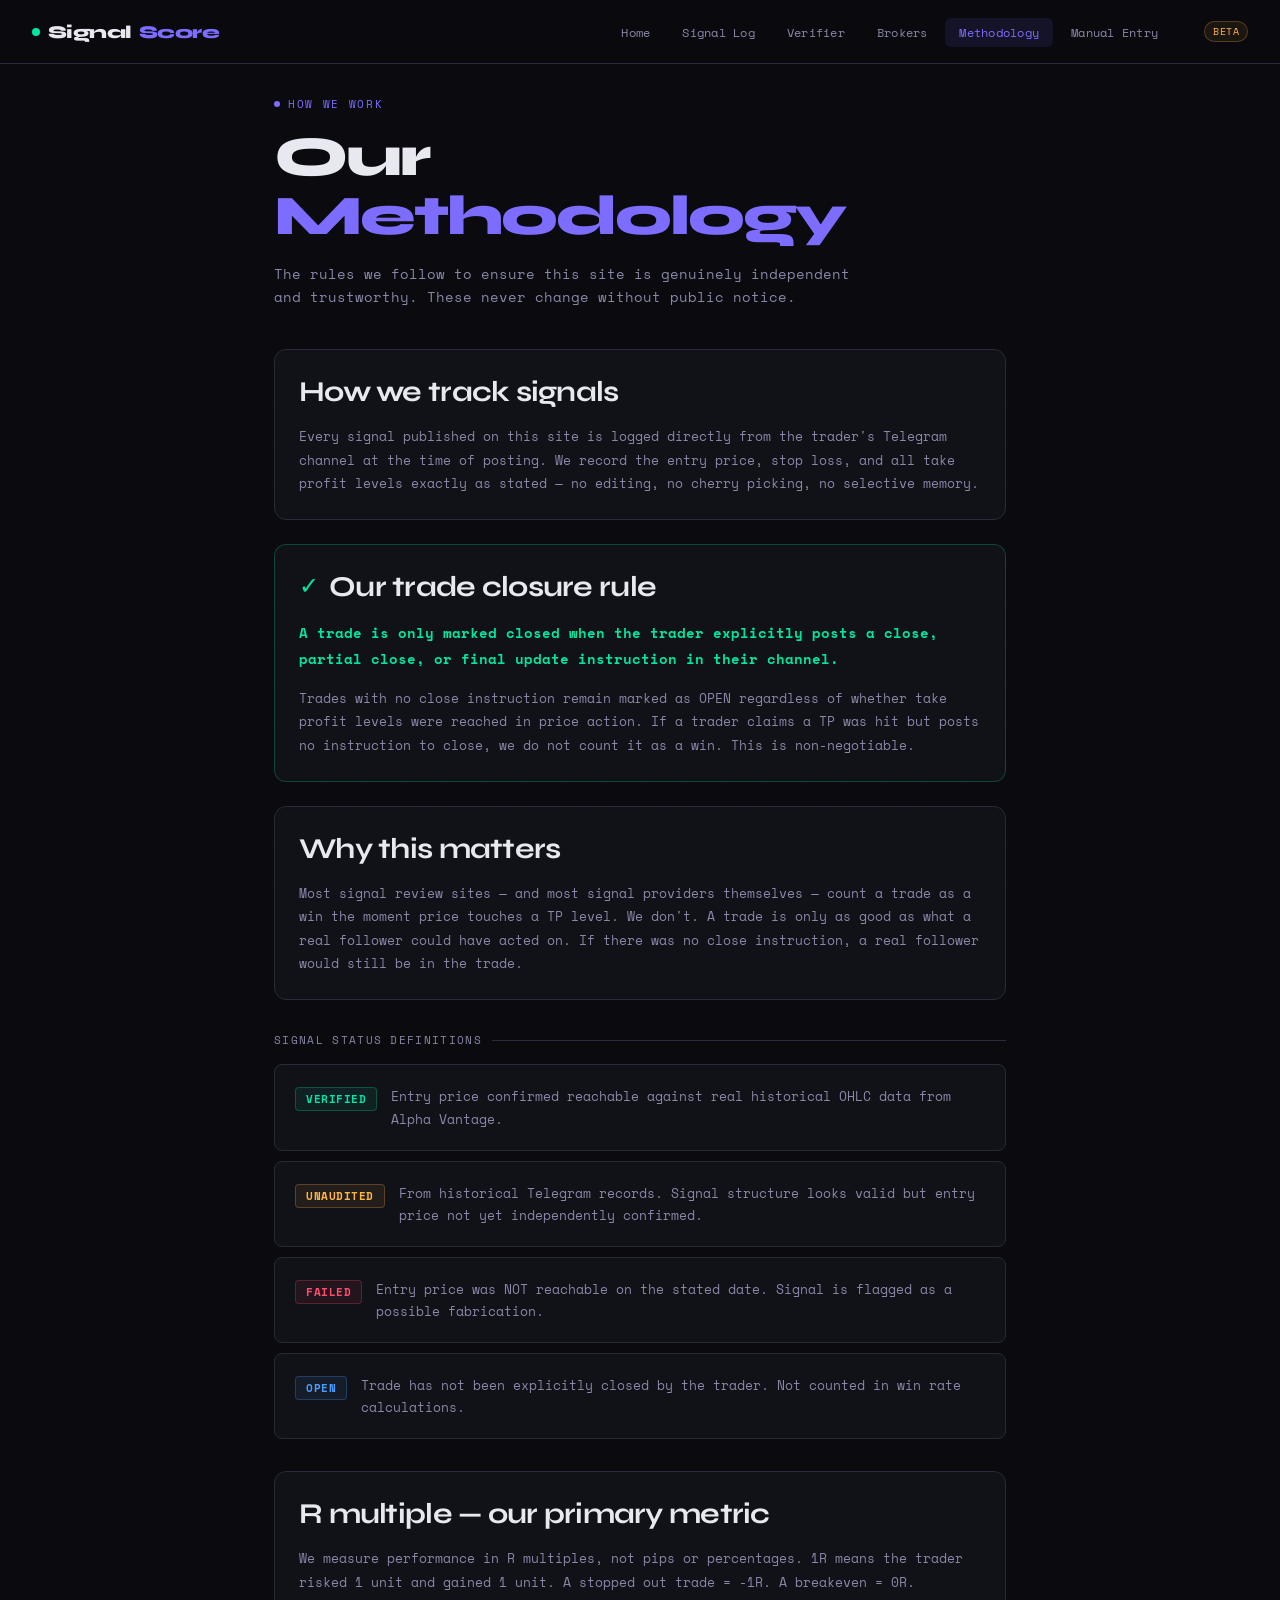
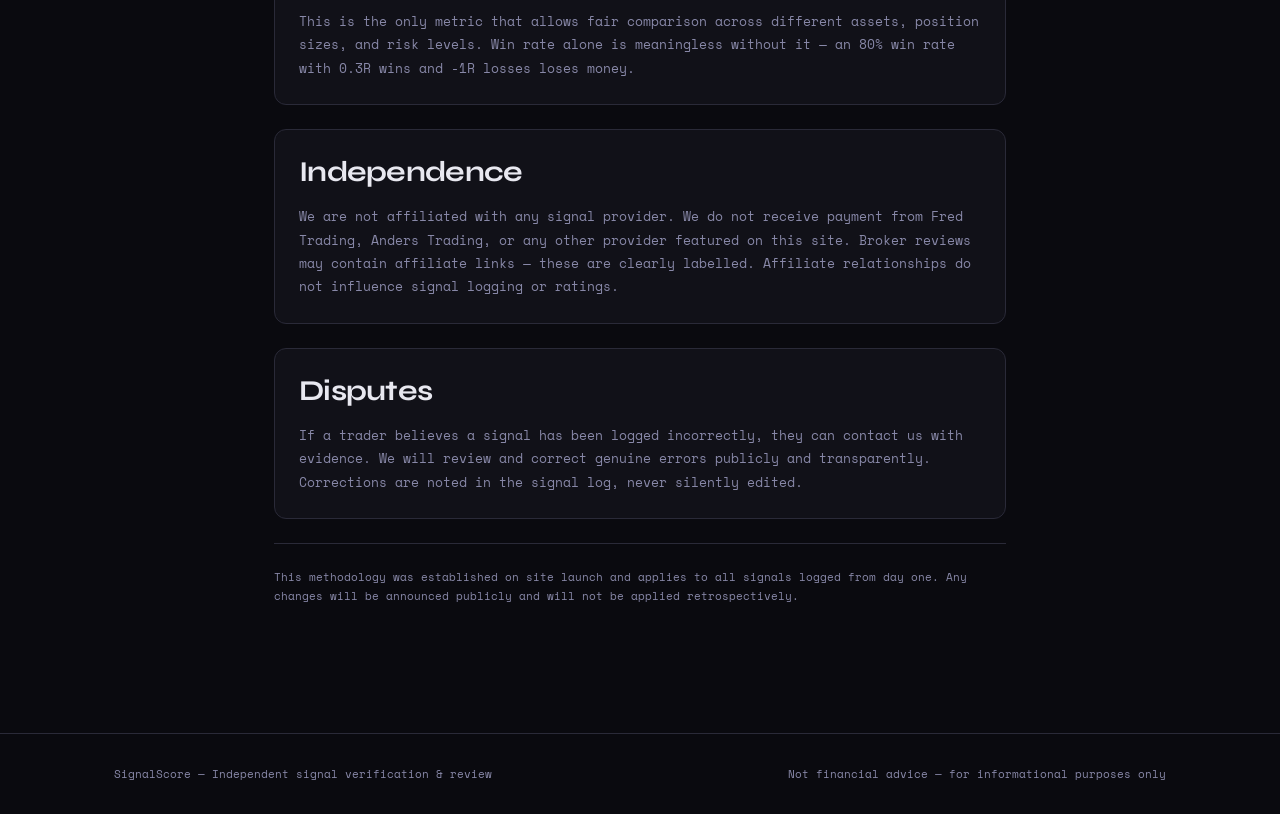
<file: methodology.html>
<!DOCTYPE html>
<html lang="en">
<head>
<meta charset="UTF-8">
<meta name="viewport" content="width=device-width, initial-scale=1.0">
<title>Methodology — SignalScore</title>
<link rel="stylesheet" href="css/style.css">
</head>
<body>
<div id="nav-placeholder"></div>
<div class="page-wrap">
  <div class="container-sm">

    <div style="margin-bottom: 2.5rem;">
      <div class="page-tag">How we work</div>
      <h1>Our <span class="accent">Methodology</span></h1>
      <p class="lead">The rules we follow to ensure this site is genuinely independent and trustworthy. These never change without public notice.</p>
    </div>

    <div class="card" style="margin-bottom:1.5rem;">
      <h2 style="margin-bottom:1rem;">How we track signals</h2>
      <p style="font-family:var(--mono); font-size:13px; color:var(--text2); line-height:1.8;">
        Every signal published on this site is logged directly from the trader's Telegram channel at the time of posting.
        We record the entry price, stop loss, and all take profit levels exactly as stated — no editing, no cherry picking, no selective memory.
      </p>
    </div>

    <div class="card" style="margin-bottom:1.5rem; border-color:var(--green-border);">
      <div style="display:flex; align-items:center; gap:10px; margin-bottom:1rem;">
        <span style="font-size:1.5rem; color:var(--green);">✓</span>
        <h2 style="margin-bottom:0;">Our trade closure rule</h2>
      </div>
      <p style="font-family:var(--mono); font-size:14px; color:var(--text); line-height:1.8; margin-bottom:1rem;">
        <strong style="color:var(--green);">A trade is only marked closed when the trader explicitly posts a close, partial close, or final update instruction in their channel.</strong>
      </p>
      <p style="font-family:var(--mono); font-size:13px; color:var(--text2); line-height:1.8;">
        Trades with no close instruction remain marked as OPEN regardless of whether take profit levels were reached in price action.
        If a trader claims a TP was hit but posts no instruction to close, we do not count it as a win. This is non-negotiable.
      </p>
    </div>

    <div class="card" style="margin-bottom:1.5rem;">
      <h2 style="margin-bottom:1rem;">Why this matters</h2>
      <p style="font-family:var(--mono); font-size:13px; color:var(--text2); line-height:1.8;">
        Most signal review sites — and most signal providers themselves — count a trade as a win the moment price touches a TP level.
        We don't. A trade is only as good as what a real follower could have acted on.
        If there was no close instruction, a real follower would still be in the trade.
      </p>
    </div>

    <div class="section-label" style="margin: 2rem 0 1rem;">Signal status definitions</div>

    <div style="display:flex; flex-direction:column; gap:10px; margin-bottom:2rem;">
      <div class="card-sm" style="display:flex; align-items:flex-start; gap:14px;">
        <span class="badge badge-verified" style="flex-shrink:0; margin-top:2px;">Verified</span>
        <p style="font-family:var(--mono); font-size:13px; color:var(--text2); line-height:1.7;">Entry price confirmed reachable against real historical OHLC data from Alpha Vantage.</p>
      </div>
      <div class="card-sm" style="display:flex; align-items:flex-start; gap:14px;">
        <span class="badge badge-unaudited" style="flex-shrink:0; margin-top:2px;">Unaudited</span>
        <p style="font-family:var(--mono); font-size:13px; color:var(--text2); line-height:1.7;">From historical Telegram records. Signal structure looks valid but entry price not yet independently confirmed.</p>
      </div>
      <div class="card-sm" style="display:flex; align-items:flex-start; gap:14px;">
        <span class="badge badge-failed" style="flex-shrink:0; margin-top:2px;">Failed</span>
        <p style="font-family:var(--mono); font-size:13px; color:var(--text2); line-height:1.7;">Entry price was NOT reachable on the stated date. Signal is flagged as a possible fabrication.</p>
      </div>
      <div class="card-sm" style="display:flex; align-items:flex-start; gap:14px;">
        <span class="badge badge-open" style="flex-shrink:0; margin-top:2px;">Open</span>
        <p style="font-family:var(--mono); font-size:13px; color:var(--text2); line-height:1.7;">Trade has not been explicitly closed by the trader. Not counted in win rate calculations.</p>
      </div>
    </div>

    <div class="card" style="margin-bottom:1.5rem;">
      <h2 style="margin-bottom:1rem;">R multiple — our primary metric</h2>
      <p style="font-family:var(--mono); font-size:13px; color:var(--text2); line-height:1.8; margin-bottom:1rem;">
        We measure performance in R multiples, not pips or percentages. 1R means the trader risked 1 unit and gained 1 unit.
        A stopped out trade = -1R. A breakeven = 0R.
      </p>
      <p style="font-family:var(--mono); font-size:13px; color:var(--text2); line-height:1.8;">
        This is the only metric that allows fair comparison across different assets, position sizes, and risk levels.
        Win rate alone is meaningless without it — an 80% win rate with 0.3R wins and -1R losses loses money.
      </p>
    </div>

    <div class="card" style="margin-bottom:1.5rem;">
      <h2 style="margin-bottom:1rem;">Independence</h2>
      <p style="font-family:var(--mono); font-size:13px; color:var(--text2); line-height:1.8;">
        We are not affiliated with any signal provider. We do not receive payment from Fred Trading, Anders Trading, or any other provider featured on this site.
        Broker reviews may contain affiliate links — these are clearly labelled. Affiliate relationships do not influence signal logging or ratings.
      </p>
    </div>

    <div class="card" style="margin-bottom:1.5rem;">
      <h2 style="margin-bottom:1rem;">Disputes</h2>
      <p style="font-family:var(--mono); font-size:13px; color:var(--text2); line-height:1.8;">
        If a trader believes a signal has been logged incorrectly, they can contact us with evidence. We will review and correct genuine errors publicly and transparently. Corrections are noted in the signal log, never silently edited.
      </p>
    </div>

    <p style="font-family:var(--mono); font-size:11px; color:var(--text2); line-height:1.7; border-top:1px solid var(--border); padding-top:1.5rem; margin-top:1rem;">
      This methodology was established on site launch and applies to all signals logged from day one.
      Any changes will be announced publicly and will not be applied retrospectively.
    </p>

  </div>
</div>
<div id="footer-placeholder"></div>
<script src="js/nav.js"></script>
<script>
renderNav('methodology');
renderFooter();
</script>
</body>
</html>
</file>
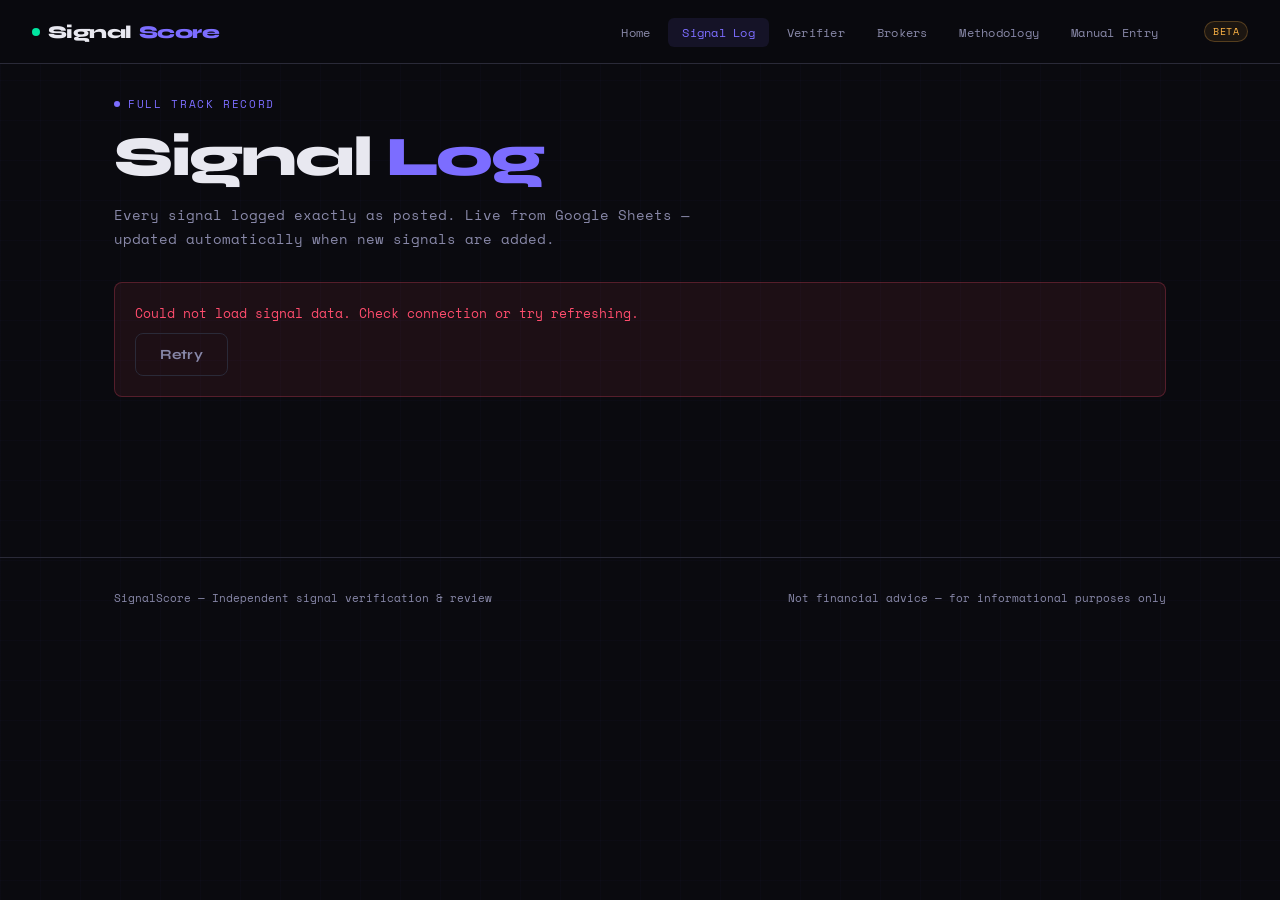
<file: signal-log.html>
<!DOCTYPE html>
<html lang="en">
<head>
<meta charset="UTF-8">
<meta name="viewport" content="width=device-width, initial-scale=1.0">
<title>Signal Log — SignalScore</title>
<link rel="stylesheet" href="css/style.css">
</head>
<body>
<div id="nav-placeholder"></div>
<div class="page-wrap">
  <div class="container">

    <div style="margin-bottom:2rem;">
      <div class="page-tag">Full track record</div>
      <h1>Signal <span class="accent">Log</span></h1>
      <p class="lead">Every signal logged exactly as posted. Live from Google Sheets — updated automatically when new signals are added.</p>
    </div>

    <div id="loadingState" style="margin-bottom:2rem;">
      <div class="card-sm" style="display:flex;align-items:center;gap:14px;">
        <div class="spinner"></div>
        <span style="font-family:var(--mono);font-size:13px;color:var(--text2);">Loading signals from Google Sheets...</span>
      </div>
    </div>

    <div id="errorState" style="display:none;margin-bottom:2rem;">
      <div class="card-sm" style="background:var(--red-dim);border-color:var(--red-border);">
        <p style="font-family:var(--mono);font-size:13px;color:var(--red);">Could not load signal data. Check connection or try refreshing.</p>
        <button onclick="loadSignals()" class="btn btn-outline" style="margin-top:10px;">Retry</button>
      </div>
    </div>

    <div id="mainContent" style="display:none;">

      <div class="metric-grid" style="margin-bottom:2rem;">
        <div class="metric"><div class="metric-label">Total signals</div><div class="metric-value accent" id="m-total">—</div></div>
        <div class="metric"><div class="metric-label">Win rate</div><div class="metric-value green" id="m-wr">—</div></div>
        <div class="metric"><div class="metric-label">Total R</div><div class="metric-value green" id="m-r">—</div></div>
        <div class="metric"><div class="metric-label">Open trades</div><div class="metric-value amber" id="m-open">—</div></div>
        <div class="metric"><div class="metric-label">Providers</div><div class="metric-value accent" id="m-providers">—</div></div>
        <div class="metric"><div class="metric-label">Channels</div><div class="metric-value accent" id="m-channels">—</div></div>
      </div>

      <div style="display:flex;gap:10px;flex-wrap:wrap;margin-bottom:1.25rem;align-items:center;">
        <select id="fTrader" onchange="applyFilters()" style="width:auto;min-width:130px;">
          <option value="all">All providers</option>
        </select>
        <select id="fChannel" onchange="applyFilters()" style="width:auto;min-width:130px;">
          <option value="all">All channels</option>
        </select>
        <select id="fOutcome" onchange="applyFilters()" style="width:auto;min-width:130px;">
          <option value="all">All outcomes</option>
          <option value="TP1">TP1</option>
          <option value="TP2">TP2</option>
          <option value="TP3">TP3</option>
          <option value="TP4">TP4</option>
          <option value="SL">SL</option>
          <option value="BE">BE</option>
          <option value="OPEN">Open</option>
          <option value="CANCELLED">Cancelled</option>
        </select>
        <select id="fAsset" onchange="applyFilters()" style="width:auto;min-width:130px;">
          <option value="all">All assets</option>
          <option value="XAU/USD">XAU/USD</option>
          <option value="EUR/USD">EUR/USD</option>
          <option value="GBP/USD">GBP/USD</option>
          <option value="US30">US30</option>
          <option value="NAS100">NAS100</option>
        </select>
        <select id="fVerified" onchange="applyFilters()" style="width:auto;min-width:140px;">
          <option value="all">All statuses</option>
          <option value="Verified">Verified</option>
          <option value="Unaudited">Unaudited</option>
          <option value="Failed">Failed</option>
          <option value="Pending">Pending</option>
        </select>
        <button onclick="loadSignals()" class="btn btn-outline" style="padding:8px 14px;font-size:12px;">↻ Refresh</button>
        <span style="font-family:var(--mono);font-size:12px;color:var(--text2);margin-left:auto;" id="filterCount"></span>
      </div>

      <div class="card" style="padding:0;overflow:hidden;">
        <div class="table-wrap">
          <table>
            <thead>
              <tr>
                <th>#</th>
                <th>Date</th>
                <th>Time</th>
                <th>Provider</th>
                <th>Channel</th>
                <th>Asset</th>
                <th>Dir</th>
                <th>Entry</th>
                <th>SL</th>
                <th>TP1</th>
                <th>TP2</th>
                <th>TP3</th>
                <th>TP4</th>
                <th>Outcome</th>
                <th>Pips</th>
                <th>R</th>
                <th>Verified</th>
                <th>Notes</th>
                <th>Edit</th>
              </tr>
            </thead>
            <tbody id="logBody"></tbody>
          </table>
        </div>
      </div>

      <p style="font-family:var(--mono);font-size:11px;color:var(--text2);margin-top:1rem;line-height:1.6;" id="lastUpdated"></p>
    </div>
  </div>
</div>
<div id="footer-placeholder"></div>
<script src="js/nav.js"></script>
<script>
renderNav('signals');
renderFooter();

const SHEET_CSV = 'https://docs.google.com/spreadsheets/d/e/2PACX-1vQZJRqhOUR38Z7UCDuft0oA7k6EEspr0kBAog4zBlbFRepIgvU1qrCF415pJjBdfbxcCV9rARYm-ffP/pub?gid=1131947645&single=true&output=csv';

var allSignals = [];

function parseCSV(text) {
  var lines = text.trim().split(/\r?\n/);
  if (lines.length < 2) return [];
  var headerIdx = 1;
  for (var h = 0; h < Math.min(lines.length, 5); h++) {
    var low = lines[h].toLowerCase();
    if (low.indexOf('date') !== -1 && low.indexOf('trader') !== -1) { headerIdx = h; break; }
  }
  var headers = splitCSVLine(lines[headerIdx]).map(function(h) {
    return h.trim().toLowerCase().replace(/[^a-z0-9]/g,'');
  });
  var dateColIdx = headers.indexOf('date');
  if (dateColIdx === -1) dateColIdx = 1;
  var signals = [];
  for (var i = headerIdx + 1; i < lines.length; i++) {
    var cols = splitCSVLine(lines[i]);
    if (!cols[dateColIdx] || cols[dateColIdx].trim().replace(/"/g,'') === '') continue;
    var obj = {};
    headers.forEach(function(h, idx) { obj[h] = cols[idx] ? cols[idx].trim().replace(/^"|"$/g,'') : ''; });
    signals.push(obj);
  }
  return signals;
}

function splitCSVLine(line) {
  var result = [], cur = '', inQuotes = false;
  for (var i = 0; i < line.length; i++) {
    var c = line[i];
    if (c === '"') { inQuotes = !inQuotes; }
    else if (c === ',' && !inQuotes) { result.push(cur); cur = ''; }
    else { cur += c; }
  }
  result.push(cur);
  return result;
}

function fmtNum(v) {
  if (!v || v === '') return '—';
  var clean = String(v).replace(/,/g,'').replace(/[+R]/g,'');
  var n = parseFloat(clean);
  return isNaN(n) ? v : (n < 10 ? n.toFixed(4) : n.toFixed(2));
}

function outcomeClass(o) {
  if (!o) return '';
  var ou = o.toUpperCase();
  if (ou.indexOf('TP') === 0) return 'td-green';
  if (ou === 'SL') return 'td-red';
  if (ou === 'BE' || ou === 'CANCELLED') return 'td-muted';
  return 'td-mono';
}

function verBadge(v) {
  var map = {'Verified':'badge-verified','Unaudited':'badge-unaudited','Failed':'badge-failed','Pending':'badge-open'};
  return '<span class="badge ' + (map[v]||'badge-open') + '">' + (v||'—') + '</span>';
}

function dirBadge(d) {
  if (!d) return '—';
  return '<span class="badge badge-' + d.toLowerCase() + '">' + d + '</span>';
}

function rClass(r) {
  if (!r || r === '') return 'td-muted';
  var n = parseFloat(String(r).replace(/,/g,'').replace(/[+R]/g,''));
  if (isNaN(n)) return 'td-muted';
  return n > 0 ? 'td-green' : n < 0 ? 'td-red' : 'td-muted';
}

function rDisplay(r) {
  if (!r || r === '') return '—';
  var n = parseFloat(String(r).replace(/,/g,'').replace(/[+R]/g,''));
  if (isNaN(n)) return r;
  return (n > 0 ? '+' : '') + n.toFixed(2) + 'R';
}

function providerColor(t) {
  var colors = ['var(--blue)','var(--green)','var(--accent)','var(--amber)','var(--red)'];
  var providers = [];
  allSignals.forEach(function(s) {
    var p = s['trader'] || '';
    if (p && providers.indexOf(p) === -1) providers.push(p);
  });
  var idx = providers.indexOf(t);
  return colors[idx % colors.length] || 'var(--text)';
}

function editSignal(s) {
  var params = new URLSearchParams({
    edit:        s[''] || '',
    date:        s['date'] || '',
    time:        s['time'] || '',
    trader:      s['trader'] || '',
    channel:     s['channel'] || s['s'] || '',
    asset:       s['asset'] || '',
    direction:   s['direction'] || '',
    entry:       s['entry'] || '',
    sl:          s['stoploss'] || s['sl'] || '',
    tp1:         s['tp1'] || '',
    tp2:         s['tp2'] || '',
    tp3:         s['tp3'] || '',
    tp4:         s['tp4'] || '',
    outcome:     s['outcome'] || '',
    close_price: s['closeprice'] || '',
    verified:    s['verified'] || '',
    notes:       s['notes'] || ''
  });
  window.location.href = 'manual-verifier.html?' + params.toString();
}

async function loadSignals() {
  document.getElementById('loadingState').style.display = 'block';
  document.getElementById('errorState').style.display   = 'none';
  document.getElementById('mainContent').style.display  = 'none';
  try {
    const resp = await fetch(SHEET_CSV + '&t=' + Date.now());
    if (!resp.ok) throw new Error('HTTP ' + resp.status);
    const text = await resp.text();
    allSignals = parseCSV(text);

    // Populate provider and channel dropdowns dynamically
    var providers = [], channels = [];
    allSignals.forEach(function(s) {
      var p = s['trader'] || '';
      var c = s['channel'] || s['s'] || '';
      if (p && providers.indexOf(p) === -1) providers.push(p);
      if (c && channels.indexOf(c) === -1) channels.push(c);
    });

    var tSel = document.getElementById('fTrader');
    tSel.innerHTML = '<option value="all">All providers</option>';
    providers.sort().forEach(function(p) {
      tSel.innerHTML += '<option value="' + p + '">' + p + '</option>';
    });

    var cSel = document.getElementById('fChannel');
    cSel.innerHTML = '<option value="all">All channels</option>';
    channels.sort().forEach(function(c) {
      cSel.innerHTML += '<option value="' + c + '">' + c + '</option>';
    });

    document.getElementById('loadingState').style.display = 'none';
    document.getElementById('mainContent').style.display  = 'block';
    document.getElementById('lastUpdated').textContent = 'Loaded from Google Sheets — ' + new Date().toLocaleTimeString('en-GB') + '. Click ↻ to refresh.';

    // Check URL params
    var params = new URLSearchParams(window.location.search);
    if (params.get('trader')) document.getElementById('fTrader').value = params.get('trader');
    if (params.get('channel')) document.getElementById('fChannel').value = params.get('channel');

    applyFilters();
  } catch(e) {
    document.getElementById('loadingState').style.display = 'none';
    document.getElementById('errorState').style.display   = 'block';
    console.error('Sheet load error:', e);
  }
}

function applyFilters() {
  var t  = document.getElementById('fTrader').value;
  var ch = document.getElementById('fChannel').value;
  var o  = document.getElementById('fOutcome').value;
  var a  = document.getElementById('fAsset').value;
  var v  = document.getElementById('fVerified').value;

  var filtered = allSignals.filter(function(s) {
    var trader   = s['trader']    || '';
    var channel  = s['channel']   || s['s'] || '';
    var outcome  = s['outcome']   || '';
    var asset    = s['asset']     || '';
    var verified = s['verified']  || '';
    return (t  === 'all' || trader  === t)  &&
           (ch === 'all' || channel === ch) &&
           (o  === 'all' || outcome.toUpperCase() === o.toUpperCase()) &&
           (a  === 'all' || asset   === a)  &&
           (v  === 'all' || verified === v);
  });

  renderTable(filtered);
  updateMetrics(filtered);
}

function renderTable(data) {
  var body = document.getElementById('logBody');
  if (!data.length) {
    body.innerHTML = '<tr><td colspan="18" style="text-align:center;padding:2rem;color:var(--text2);font-family:var(--mono);font-size:13px;">No signals match current filters</td></tr>';
    document.getElementById('filterCount').textContent = '0 signals';
    return;
  }
  body.innerHTML = data.map(function(s) {
    var trader  = s['trader']    || '—';
    var channel = s['channel']   || s['s'] || '—';
    var outcome = s['outcome']   || '—';
    var rMult   = s['rmultiple'] || s['r'] || '';
    return '<tr>' +
      '<td class="td-muted">' + (s[''] || '') + '</td>' +
      '<td class="td-mono" style="font-size:12px;">' + (s['date']||'—') + '</td>' +
      '<td class="td-mono" style="font-size:12px;">' + (s['time']||'—') + '</td>' +
      '<td><span style="font-family:var(--mono);font-size:12px;font-weight:700;color:' + providerColor(trader) + '">' + trader + '</span></td>' +
      '<td class="td-muted" style="font-size:12px;">' + channel + '</td>' +
      '<td class="td-mono" style="font-size:12px;">' + (s['asset']||'—') + '</td>' +
      '<td>' + dirBadge(s['direction']||'') + '</td>' +
      '<td class="td-mono">' + fmtNum(s['entry']) + '</td>' +
      '<td class="td-mono">' + fmtNum(s['stoploss']||s['sl']||'') + '</td>' +
      '<td class="td-mono">' + fmtNum(s['tp1']) + '</td>' +
      '<td class="td-mono">' + fmtNum(s['tp2']) + '</td>' +
      '<td class="td-mono">' + fmtNum(s['tp3']) + '</td>' +
      '<td class="td-mono">' + fmtNum(s['tp4']) + '</td>' +
      '<td class="' + outcomeClass(outcome) + '">' + outcome + '</td>' +
      '<td class="td-mono">' + (s['pips']||'—') + '</td>' +
      '<td class="' + rClass(rMult) + '">' + rDisplay(rMult) + '</td>' +
      '<td>' + verBadge(s['verified']||'') + '</td>' +
      '<td style="color:var(--text2);font-family:var(--mono);font-size:11px;max-width:200px;white-space:normal;">' + (s['notes']||'—') + '</td>' +
      '<td><button onclick="editSignal(' + JSON.stringify(s) + ')" style="font-family:var(--mono);font-size:11px;padding:4px 10px;background:var(--surface2);border:1px solid var(--border);border-radius:4px;color:var(--accent);cursor:pointer;">Edit</button></td>' +
    '</tr>';
  }).join('');
  document.getElementById('filterCount').textContent = 'Showing ' + data.length + ' signal' + (data.length !== 1 ? 's' : '');
}

function updateMetrics(data) {
  var closed = data.filter(function(s) {
    var o = (s['outcome']||'').toUpperCase();
    var r = s['rmultiple']||s['r']||'';
    return o !== 'OPEN' && o !== 'CANCELLED' && r !== '';
  });
  var wins   = closed.filter(function(s) { return parseFloat((s['rmultiple']||s['r']||'0').replace(/,/g,'').replace(/[+R]/g,'')) > 0; });
  var totalR = closed.reduce(function(acc,s) { return acc + (parseFloat((s['rmultiple']||s['r']||'0').replace(/,/g,'').replace(/[+R]/g,''))||0); }, 0);
  var open   = data.filter(function(s) { return (s['outcome']||'').toUpperCase() === 'OPEN'; }).length;

  var providers = [], channels = [];
  allSignals.forEach(function(s) {
    var p = s['trader']||'', c = s['channel']||s['s']||'';
    if (p && providers.indexOf(p)===-1) providers.push(p);
    if (c && channels.indexOf(c)===-1) channels.push(c);
  });

  document.getElementById('m-total').textContent     = data.length;
  document.getElementById('m-wr').textContent         = closed.length ? Math.round(wins.length/closed.length*100)+'%' : '—';
  document.getElementById('m-r').textContent          = closed.length ? (totalR>0?'+':'')+totalR.toFixed(1)+'R' : '—';
  document.getElementById('m-open').textContent       = open;
  document.getElementById('m-providers').textContent  = providers.length;
  document.getElementById('m-channels').textContent   = channels.length;
}

loadSignals();
</script>
</body>
</html>
</file>
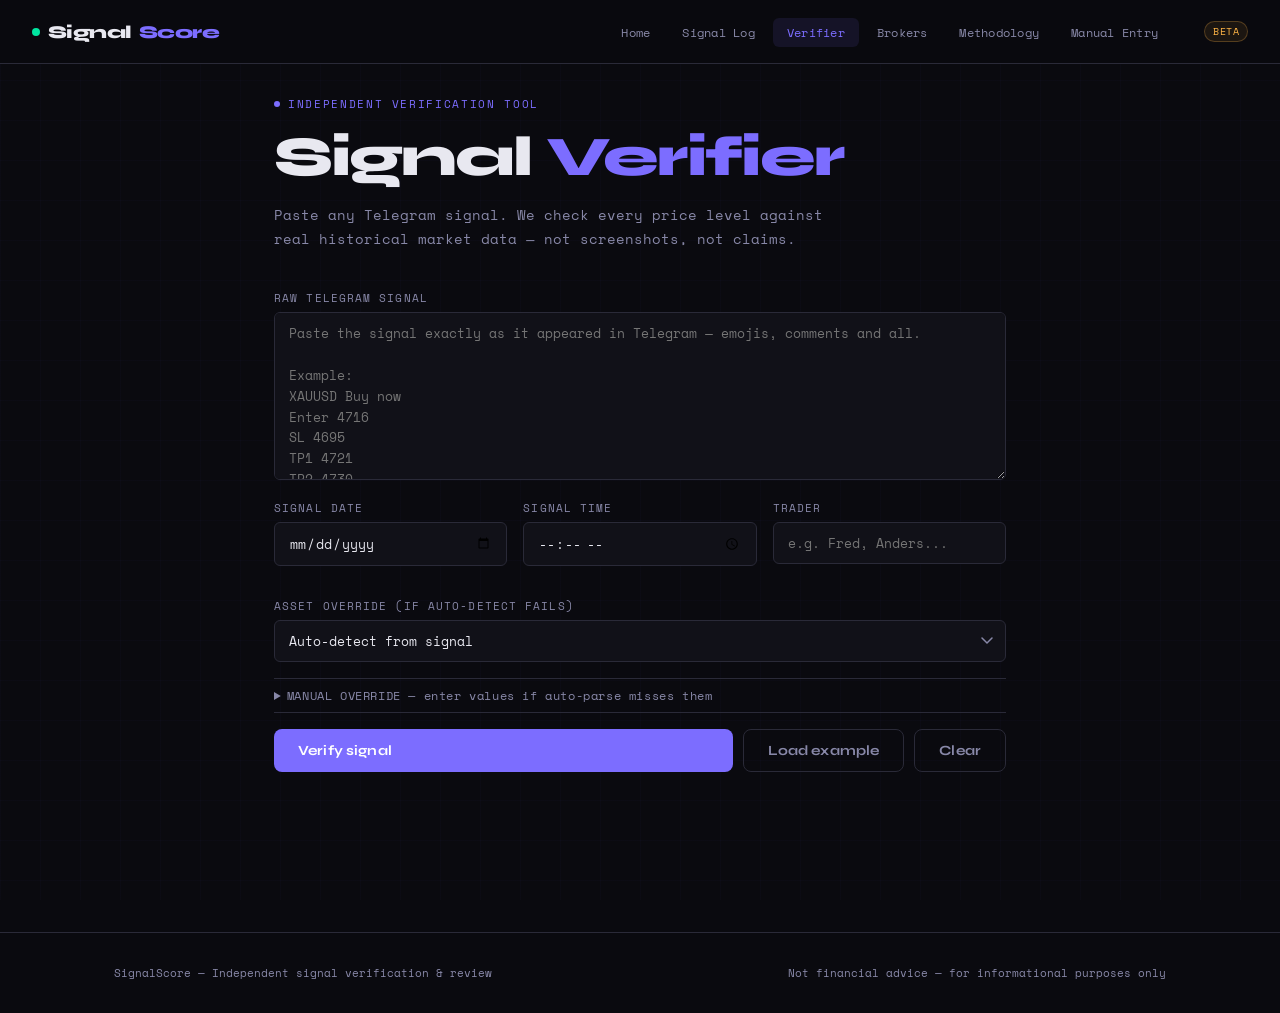
<file: verifier.html>
<!DOCTYPE html>
<html lang="en">
<head>
<meta charset="UTF-8">
<meta name="viewport" content="width=device-width, initial-scale=1.0">
<title>Signal Verifier — SignalScore</title>
<link rel="stylesheet" href="css/style.css">
</head>
<body>
<div id="nav-placeholder"></div>
<div class="page-wrap">
  <div class="container-sm">

    <div style="margin-bottom: 2.5rem;">
      <div class="page-tag">Independent verification tool</div>
      <h1>Signal <span class="accent">Verifier</span></h1>
      <p class="lead">Paste any Telegram signal. We check every price level against real historical market data — not screenshots, not claims.</p>
    </div>

    <div class="form-group">
      <label class="form-label">Raw Telegram signal</label>
      <textarea id="rawSignal" rows="7" placeholder="Paste the signal exactly as it appeared in Telegram — emojis, comments and all.

Example:
XAUUSD Buy now
Enter 4716
SL 4695
TP1 4721
TP2 4730
TP3 4746
TP4 4800"></textarea>
    </div>

    <div class="grid3" style="margin-bottom:1rem;">
      <div class="form-group">
        <label class="form-label">Signal date</label>
        <input type="date" id="sigDate" />
      </div>
      <div class="form-group">
        <label class="form-label">Signal time</label>
        <input type="time" id="sigTime" />
      </div>
      <div class="form-group">
        <label class="form-label">Trader</label>
        <input type="text" id="traderSel" placeholder="e.g. Fred, Anders..."
          autocomplete="off" list="traderListV" />
        <datalist id="traderListV">
          <option value="Fred">
          <option value="Anders">
          <option value="FredTrading VIP">
          <option value="AndersTrading">
        </datalist>
      </div>
    </div>

    <div class="form-group">
      <label class="form-label">Asset override (if auto-detect fails)</label>
      <select id="assetOverride">
        <option value="">Auto-detect from signal</option>
        <option value="XAU/USD">XAU/USD — Gold</option>
        <option value="EUR/USD">EUR/USD</option>
        <option value="GBP/USD">GBP/USD</option>
        <option value="USD/JPY">USD/JPY</option>
        <option value="GBP/JPY">GBP/JPY</option>
        <option value="EUR/JPY">EUR/JPY</option>
        <option value="US30">US30 — Dow Jones</option>
        <option value="NAS100">NAS100 — Nasdaq</option>
      </select>
    </div>

    <details style="margin-bottom:1rem;">
      <summary style="font-family:var(--mono); font-size:12px; color:var(--text2); cursor:pointer; padding:8px 0; border-top:1px solid var(--border); border-bottom:1px solid var(--border); letter-spacing:0.05em;">
        MANUAL OVERRIDE — enter values if auto-parse misses them
      </summary>
      <div style="padding:1rem 0;">
        <div class="grid3" style="margin-bottom:10px;">
          <div class="form-group">
            <label class="form-label">Entry price</label>
            <input type="number" id="manEntry" placeholder="e.g. 4716" step="0.00001" />
          </div>
          <div class="form-group">
            <label class="form-label">Stop loss</label>
            <input type="number" id="manSL" placeholder="e.g. 4695" step="0.00001" />
          </div>
          <div class="form-group">
            <label class="form-label">Direction</label>
            <select id="manDir">
              <option value="">Auto-detect</option>
              <option value="BUY">BUY</option>
              <option value="SELL">SELL</option>
            </select>
          </div>
        </div>
        <div class="grid4">
          <div class="form-group">
            <label class="form-label">TP1</label>
            <input type="number" id="manTP1" placeholder="TP1" step="0.00001" />
          </div>
          <div class="form-group">
            <label class="form-label">TP2</label>
            <input type="number" id="manTP2" placeholder="TP2" step="0.00001" />
          </div>
          <div class="form-group">
            <label class="form-label">TP3</label>
            <input type="number" id="manTP3" placeholder="TP3" step="0.00001" />
          </div>
          <div class="form-group">
            <label class="form-label">TP4</label>
            <input type="number" id="manTP4" placeholder="TP4" step="0.00001" />
          </div>
        </div>
        <p style="font-family:var(--mono); font-size:11px; color:var(--text2);">Manual values override auto-parsed values where filled in.</p>
      </div>
    </details>

    <div style="display:flex; gap:10px; margin-bottom:2rem;">
      <button class="btn btn-primary" onclick="parseAndVerify()" id="verifyBtn" style="flex:1;">Verify signal</button>
      <button class="btn btn-outline" onclick="loadExample()">Load example</button>
      <button class="btn btn-outline" onclick="clearAll()">Clear</button>
    </div>

    <div id="loadingBox" style="display:none; margin-bottom:1.5rem;">
      <div class="card-sm" style="display:flex; align-items:center; gap:14px;">
        <div class="spinner"></div>
        <span style="font-family:var(--mono); font-size:13px; color:var(--text2);" id="loadingMsg">Fetching price data...</span>
      </div>
    </div>

    <div id="results" style="display:none;">

      <div id="verdictBox" style="margin-bottom:1.5rem;"></div>

      <div class="card-sm" style="margin-bottom:1rem;">
        <div class="section-label" style="margin-bottom:1rem;">Parsed signal</div>
        <div id="parsedBadges" style="display:flex; flex-wrap:wrap; gap:8px; margin-bottom:1rem;"></div>
        <div id="parsedLevels"></div>
      </div>

      <div class="card-sm" style="margin-bottom:1rem;">
        <div class="section-label" style="margin-bottom:1rem;">Verification checks</div>
        <div id="checkList"></div>
      </div>

      <div class="card-sm" style="margin-bottom:1rem;">
        <div class="section-label" style="margin-bottom:1rem;">Price levels vs historical OHLC</div>
        <div class="table-wrap">
          <table>
            <thead><tr><th>Level</th><th>Signal price</th><th>Day low</th><th>Day high</th><th>Status</th></tr></thead>
            <tbody id="ohlcTable"></tbody>
          </table>
        </div>
        <p style="font-family:var(--mono); font-size:11px; color:var(--text2); margin-top:10px;" id="dataSource"></p>
      </div>

      <div class="card-sm" style="margin-bottom:1rem;">
        <div class="section-label" style="margin-bottom:1rem;">Verification record</div>
        <div id="verRecord"></div>
      </div>

      <div style="display:flex; gap:10px; flex-wrap:wrap;">
        <a href="signal-log.html" class="btn btn-outline" style="flex:1; justify-content:center;">Log to signal tracker →</a>
        <button class="btn btn-outline" onclick="openTradingView()" style="flex:1;">View on TradingView ↗</button>
        <button class="btn btn-outline" onclick="window.print()" style="flex:1;">Export report</button>
      </div>

    </div>
  </div>
</div>
<div id="footer-placeholder"></div>
<script src="js/nav.js"></script>
<script>
renderNav('verifier');
renderFooter();

const TWELVE_KEY = 'd2864f2dd0f04053bc6f006fc26fb7e9';

const assetMap = {
  'XAU/USD': 'XAU/USD',
  'EUR/USD': 'EUR/USD',
  'GBP/USD': 'GBP/USD',
  'USD/JPY': 'USD/JPY',
  'GBP/JPY': 'GBP/JPY',
  'EUR/JPY': 'EUR/JPY',
  'AUD/USD': 'AUD/USD',
  'US30':    'DJI',
  'NAS100':  'NDX',
};

function loadExample() {
  document.getElementById('rawSignal').value = `XAUUSD Buy now\nEnter 4716\nSL 4695\nTP1 4721\nTP2 4730\nTP3 4746\nTP4 4800\n\nHalf risk please`;
  document.getElementById('sigDate').value = '2025-05-08';
  document.getElementById('sigTime').value = '12:57';
  document.getElementById('traderSel').value = 'Fred';
}

function clearAll() {
  document.getElementById('rawSignal').value = '';
  document.getElementById('sigDate').value = '';
  document.getElementById('sigTime').value = '';
  ['manEntry','manSL','manTP1','manTP2','manTP3','manTP4'].forEach(id => document.getElementById(id).value = '');
  document.getElementById('manDir').value = '';
  document.getElementById('results').style.display = 'none';
}

function lastNum(line) {
  const nums = line.match(/\d+\.?\d*/g);
  if (!nums) return null;
  return parseFloat(nums[nums.length - 1]);
}

function parseSignal(raw) {
  const text = raw.toUpperCase();
  const r = { asset:null, dir:null, entry:null, sl:null, tp1:null, tp2:null, tp3:null, tp4:null };

  const assets = ['XAU/USD','XAUUSD','EUR/USD','EURUSD','GBP/USD','GBPUSD','USD/JPY','USDJPY','GBP/JPY','GBPJPY','EUR/JPY','EURJPY','NAS100','US30'];
  const norm = { 'XAUUSD':'XAU/USD','EURUSD':'EUR/USD','GBPUSD':'GBP/USD','USDJPY':'USD/JPY','GBPJPY':'GBP/JPY','EURJPY':'EUR/JPY' };
  for (const a of assets) { if (text.includes(a)) { r.asset = norm[a]||a; break; } }

  if (text.includes('BUY')||text.includes('LONG')) r.dir='BUY';
  else if (text.includes('SELL')||text.includes('SHORT')) r.dir='SELL';

  for (const line of raw.split('\n')) {
    const lu = line.toUpperCase().trim();
    const n = lastNum(line);
    if (n === null) continue;
    if      (lu.match(/^ENTER\b|^ENTRY\b|^PRICE\b|^EP\b/))           r.entry = n;
    else if (lu.match(/^SL\b|^STOP LOSS\b|^STOP\b/) && n > 10)        r.sl    = n;
    else if (lu.match(/^TP\s*4\b|^TP4\b|^TP4\s*:/))                   r.tp4   = n;
    else if (lu.match(/^TP\s*3\b|^TP3\b|^TP3\s*:/))                   r.tp3   = n;
    else if (lu.match(/^TP\s*2\b|^TP2\b|^TP2\s*:/))                   r.tp2   = n;
    else if (lu.match(/^TP\s*1\b|^TP1\b|^TP1\s*:|^TARGET\b/))         r.tp1   = n;
  }

  const mv = id => { const v = parseFloat(document.getElementById(id).value); return isNaN(v) ? null : v; };
  if (mv('manEntry')) r.entry = mv('manEntry');
  if (mv('manSL'))    r.sl    = mv('manSL');
  const md = document.getElementById('manDir').value;
  if (md) r.dir = md;
  if (mv('manTP1'))   r.tp1   = mv('manTP1');
  if (mv('manTP2'))   r.tp2   = mv('manTP2');
  if (mv('manTP3'))   r.tp3   = mv('manTP3');
  if (mv('manTP4'))   r.tp4   = mv('manTP4');

  return r;
}

async function fetchOHLC(asset, date, signalTime) {
  const symbol = assetMap[asset];
  if (!symbol) return null;

  try {
    // Fetch hourly candles for that date — gives us time-aware verification
    const url = 'https://api.twelvedata.com/time_series?symbol=' + encodeURIComponent(symbol) +
      '&interval=1h&date=' + date +
      '&apikey=' + TWELVE_KEY +
      '&format=JSON&outputsize=24';

    const resp = await fetch(url);
    const data = await resp.json();

    if (data.status === 'error' || !data.values || !data.values.length) {
      // Fallback to daily if hourly fails
      const dailyUrl = 'https://api.twelvedata.com/time_series?symbol=' + encodeURIComponent(symbol) +
        '&interval=1day&start_date=' + date + '&end_date=' + date +
        '&apikey=' + TWELVE_KEY + '&format=JSON';
      const dr = await fetch(dailyUrl);
      const dd = await dr.json();
      if (dd.status === 'error' || !dd.values || !dd.values.length) return null;
      const day = dd.values[0];
      return {
        o: parseFloat(day.open),
        h: parseFloat(day.high),
        l: parseFloat(day.low),
        c: parseFloat(day.close),
        live: true,
        hourly: false,
        candles: null
      };
    }

    // Build full day OHLC from hourly candles
    const candles = data.values.reverse(); // oldest first
    let dayH = -Infinity, dayL = Infinity, dayO = null, dayC = null;
    candles.forEach(function(c) {
      const h = parseFloat(c.high);
      const l = parseFloat(c.low);
      if (h > dayH) dayH = h;
      if (l < dayL) dayL = l;
      if (!dayO) dayO = parseFloat(c.open);
      dayC = parseFloat(c.close);
    });

    // Find candles AFTER signal time for time-aware check
    let postSignalH = -Infinity, postSignalL = Infinity;
    let firstEntryTime = null;
    if (signalTime) {
      const sigHour = parseInt(signalTime.split(':')[0]);
      candles.forEach(function(c) {
        const cHour = parseInt(c.datetime.split(' ')[1].split(':')[0]);
        if (cHour >= sigHour) {
          const h = parseFloat(c.high);
          const l = parseFloat(c.low);
          if (h > postSignalH) postSignalH = h;
          if (l < postSignalL) postSignalL = l;
        }
      });
    }

    return {
      o: dayO, h: dayH, l: dayL, c: dayC,
      live: true, hourly: true,
      postSignalH: postSignalH === -Infinity ? dayH : postSignalH,
      postSignalL: postSignalL === Infinity  ? dayL  : postSignalL,
      candles: candles
    };

  } catch(e) {
    console.error('Twelve Data error:', e);
    return null;
  }
}

function fmt(n) {
  if (n===null||n===undefined) return '—';
  return n < 10 ? n.toFixed(5) : n.toFixed(2);
}

function recRow(label, value) {
  return `<div style="display:flex; justify-content:space-between; align-items:center; padding:8px 0; border-bottom:1px solid var(--border); font-size:13px;">
    <span style="font-family:var(--mono); font-size:12px; color:var(--text2);">${label}</span>
    <span style="font-family:var(--mono); font-weight:700;">${value}</span>
  </div>`;
}

function checkItem(cls, text) {
  const icons  = { pass:'✓', fail:'✗', warn:'⚠', info:'ℹ' };
  const colors = { pass:'var(--green)', fail:'var(--red)', warn:'var(--amber)', info:'var(--blue)' };
  return `<div style="display:flex; align-items:flex-start; gap:12px; padding:10px 0; border-bottom:1px solid var(--border); font-size:13px; line-height:1.5;">
    <span style="font-size:15px; width:20px; text-align:center; flex-shrink:0; color:${colors[cls]};">${icons[cls]}</span>
    <span>${text}</span>
  </div>`;
}

async function parseAndVerify() {
  const raw    = document.getElementById('rawSignal').value.trim();
  const date   = document.getElementById('sigDate').value;
  const time   = document.getElementById('sigTime').value;
  const trader = document.getElementById('traderSel').value;
  const override = document.getElementById('assetOverride').value;
  if (!raw||!date) { alert('Please paste a signal and select the date.'); return; }

  const p = parseSignal(raw);
  if (override) p.asset = override;

  document.getElementById('loadingBox').style.display = 'block';
  document.getElementById('results').style.display = 'none';
  document.getElementById('verifyBtn').disabled = true;
  document.getElementById('loadingMsg').textContent = 'Fetching ' + (p.asset||'asset') + ' hourly data for ' + date + ' from Twelve Data…';

  const ohlc = p.asset ? await fetchOHLC(p.asset, date, time) : null;

  document.getElementById('loadingBox').style.display = 'none';
  document.getElementById('verifyBtn').disabled = false;
  document.getElementById('results').style.display = 'block';

  let badges = '';
  if (p.dir)    badges += `<span class="badge badge-${p.dir.toLowerCase()}">${p.dir}</span>`;
  if (p.asset)  badges += `<span class="badge badge-open">${p.asset}</span>`;
  if (!p.entry) badges += `<span class="badge badge-unaudited">⚠ Entry not found</span>`;
  if (!p.sl)    badges += `<span class="badge badge-unaudited">⚠ SL not found</span>`;
  document.getElementById('parsedBadges').innerHTML = badges;

  document.getElementById('parsedLevels').innerHTML = [
    ['Entry',p.entry],['Stop loss',p.sl],
    ['TP1',p.tp1],['TP2',p.tp2],['TP3',p.tp3],['TP4',p.tp4]
  ].filter(([,v])=>v!==null).map(([k,v])=>`
    <div style="display:flex; justify-content:space-between; padding:7px 0; border-bottom:1px solid var(--border); font-size:13px;">
      <span style="color:var(--text2); font-family:var(--mono); font-size:12px;">${k}</span>
      <span style="font-family:var(--mono); font-weight:700;">${fmt(v)}</span>
    </div>`).join('');

  let checks = [], passed = 0, total = 0;

  if (!p.entry||!p.sl||!p.dir)
    checks.push(checkItem('warn','Signal not fully parsed — use manual override fields above if needed'));

  if (p.entry&&p.sl) {
    total++;
    const ok = p.dir==='BUY' ? p.entry>p.sl : p.entry<p.sl;
    if (ok) { passed++; checks.push(checkItem('pass',`SL correctly placed ${p.dir==='BUY'?'below':'above'} entry — ${fmt(p.entry)} entry / ${fmt(p.sl)} SL`)); }
    else checks.push(checkItem('fail',`SL direction error — SL ${fmt(p.sl)} should be ${p.dir==='BUY'?'below':'above'} entry ${fmt(p.entry)}`));
  }

  if (p.entry&&p.tp1) {
    total++;
    const ok = p.dir==='BUY' ? p.tp1>p.entry : p.tp1<p.entry;
    if (ok) { passed++; checks.push(checkItem('pass',`TP1 correctly placed ${p.dir==='BUY'?'above':'below'} entry (${fmt(p.tp1)})`)); }
    else checks.push(checkItem('fail',`TP1 direction error — ${fmt(p.tp1)} should be ${p.dir==='BUY'?'above':'below'} entry`));
  }

  if (p.entry&&p.sl&&p.tp1) {
    total++;
    const rr = Math.abs(p.tp1-p.entry)/Math.abs(p.entry-p.sl);
    if (rr>=1) { passed++; checks.push(checkItem('pass',`R/R to TP1: ${rr.toFixed(2)}:1 — acceptable`)); }
    else checks.push(checkItem('warn',`R/R to TP1: ${rr.toFixed(2)}:1 — below 1:1 minimum`));
  }

  if (ohlc&&ohlc.error) {
    checks.push(checkItem('warn','Twelve Data could not return price data for this asset/date — verify manually on TradingView'));
  } else if (ohlc&&p.entry) {
    total++;
    // Use post-signal range if available (time-aware), else full day
    const checkH = ohlc.postSignalH || ohlc.h;
    const checkL = ohlc.postSignalL || ohlc.l;
    const reachable = p.entry >= checkL && p.entry <= checkH;
    const timeAware = ohlc.hourly && time;

    if (reachable) {
      passed++;
      if (timeAware) {
        checks.push(checkItem('pass','Entry ' + fmt(p.entry) + ' confirmed reachable AFTER signal time ' + time + ' (post-signal range: ' + fmt(checkL) + ' – ' + fmt(checkH) + ')'));
      } else {
        checks.push(checkItem('pass','Entry ' + fmt(p.entry) + ' confirmed within ' + date + ' range (' + fmt(ohlc.l) + ' – ' + fmt(ohlc.h) + ')'));
      }
    } else {
      if (timeAware) {
        checks.push(checkItem('fail','Entry ' + fmt(p.entry) + ' was NOT reached after signal time ' + time + ' (post-signal range: ' + fmt(checkL) + ' – ' + fmt(checkH) + ') — signal may be fabricated'));
      } else {
        checks.push(checkItem('fail','Entry ' + fmt(p.entry) + ' was OUTSIDE the ' + date + ' range (' + fmt(ohlc.l) + ' – ' + fmt(ohlc.h) + ') — possible fabrication'));
      }
    }

    if (p.sl) {
      const slHit = p.dir==='BUY' ? p.sl>=checkL : p.sl<=checkH;
      checks.push(checkItem(slHit?'warn':'pass',
        slHit ? 'SL ' + fmt(p.sl) + ' was reached' + (timeAware?' after signal time':' on signal date') + ' — trade may have closed at loss'
              : 'SL ' + fmt(p.sl) + ' was not reached' + (timeAware?' after signal time':' on signal date') + ' — trade survived'));
    }

    // Show hourly candle count
    if (ohlc.hourly) {
      checks.push(checkItem('info', 'Hourly data: ' + (ohlc.candles ? ohlc.candles.length : 0) + ' candles analysed for ' + date));
    }

  } else {
    checks.push(checkItem('info','No price data for ' + (p.asset||'this asset') + ' on ' + date + ' — verify manually on TradingView'));
  }

  if (time) { total++; passed++; checks.push(checkItem('pass',`Telegram timestamp ${time} on ${date} — messages cannot be backdated after posting`)); }

  document.getElementById('checkList').innerHTML = checks.join('');

  if (ohlc&&!ohlc.rateLimited) {
    const levels = [['Entry',p.entry],['SL',p.sl],['TP1',p.tp1],['TP2',p.tp2],['TP3',p.tp3],['TP4',p.tp4]].filter(([,v])=>v!==null);
    document.getElementById('ohlcTable').innerHTML = levels.map(([lbl,val])=>{
      const hit = val>=ohlc.l && val<=ohlc.h;
      return `<tr><td class="td-mono">${lbl}</td><td class="td-mono">${fmt(val)}</td><td class="td-mono">${fmt(ohlc.l)}</td><td class="td-mono">${fmt(ohlc.h)}</td><td class="${hit?'td-green':'td-red'}">${hit?'✓ Reachable':'✗ Outside range'}</td></tr>`;
    }).join('');
    document.getElementById('dataSource').textContent = 'Source: Twelve Data API — ' + p.asset + (ohlc.hourly ? ' hourly candles' : ' daily OHLC') + ' for ' + date + (ohlc.hourly ? ' (' + (ohlc.candles ? ohlc.candles.length : 0) + ' candles)' : '');
  } else {
    document.getElementById('ohlcTable').innerHTML = `<tr><td colspan="5" style="color:var(--text2);text-align:center;padding:16px;">${'No data returned from Twelve Data — verify manually on TradingView'}</td></tr>`;
    document.getElementById('dataSource').textContent = '';
  }

  const score = total>0 ? passed/total : 0;
  let vClass, vIcon, vTitle, vSub, statusLabel;
  if (!ohlc||ohlc.rateLimited) {
    vClass='warn'; vIcon='⚠'; vTitle='Unaudited — price data unavailable';
    vSub = ohlc?.rateLimited ? 'API rate limit hit. Signal structure valid. Re-verify tomorrow.' : 'Structure valid but entry price unconfirmed. Log as Unaudited.';
    statusLabel='UNAUDITED';
  } else if (score>=0.75) {
    vClass='pass'; vIcon='✓'; vTitle='Verified — signal appears legitimate';
    vSub='Entry was reachable on signal date. Levels correctly structured. Safe to log as Verified.';
    statusLabel='VERIFIED';
  } else {
    vClass='fail'; vIcon='✗'; vTitle='Failed — possible fabrication';
    vSub='Entry price not available at the claimed level on this date. Do not log as verified.';
    statusLabel='FAILED';
  }

  const vColors  = { pass:'var(--green)',        fail:'var(--red)',        warn:'var(--amber)' };
  const vBgs     = { pass:'var(--green-dim)',     fail:'var(--red-dim)',    warn:'var(--amber-dim)' };
  const vBorders = { pass:'var(--green-border)',  fail:'var(--red-border)', warn:'var(--amber-border)' };

  document.getElementById('verdictBox').innerHTML = `
    <div style="background:${vBgs[vClass]};border:1px solid ${vBorders[vClass]};border-radius:10px;padding:20px 22px;display:flex;align-items:flex-start;gap:16px;">
      <div style="font-size:22px;color:${vColors[vClass]};flex-shrink:0;">${vIcon}</div>
      <div>
        <div style="font-size:15px;font-weight:700;color:${vColors[vClass]};margin-bottom:4px;">${vTitle}</div>
        <div style="font-family:var(--mono);font-size:12px;color:var(--text2);line-height:1.5;">${vSub}</div>
      </div>
    </div>`;

  const sColors = { VERIFIED:'var(--green)', FAILED:'var(--red)', UNAUDITED:'var(--amber)' };
  document.getElementById('verRecord').innerHTML = [
    ['Status',        `<span style="font-family:var(--mono);font-weight:700;color:${sColors[statusLabel]}">${statusLabel}</span>`],
    ['Trader',        trader],
    ['Asset',         p.asset||'—'],
    ['Entry',         fmt(p.entry)],
    ['Stop loss',     fmt(p.sl)],
    ['TPs',           [p.tp1,p.tp2,p.tp3,p.tp4].filter(v=>v!==null).map(v=>fmt(v)).join(' / ')||'—'],
    ['Date',          date ? date.split('-').reverse().join('/') : '—'],
    ['Time',          time||'—'],
    ['Checks passed', `${passed} / ${total}`],
    ['Data source',   ohlc&&!ohlc.rateLimited?'Alpha Vantage (live)':'Unavailable'],
  ].map(([l,v])=>recRow(l,v)).join('');

  document.getElementById('results').scrollIntoView({ behavior:'smooth', block:'start' });
}

function openTradingView() {
  var asset = document.getElementById('assetOverride').value || 
              parseSignal(document.getElementById('rawSignal').value).asset;
  if (!asset) { alert('Asset not detected — please select from the asset override dropdown'); return; }
  
  var tvSymbols = {
    'XAU/USD': 'OANDA:XAUUSD',
    'EUR/USD': 'FX:EURUSD',
    'GBP/USD': 'FX:GBPUSD',
    'USD/JPY': 'FX:USDJPY',
    'GBP/JPY': 'FX:GBPJPY',
    'EUR/JPY': 'FX:EURJPY',
    'AUD/USD': 'FX:AUDUSD',
    'US30':    'DJ:DJI',
    'NAS100':  'NASDAQ:NDX',
  };
  
  var symbol = tvSymbols[asset] || asset.replace('/','');
  var url = 'https://www.tradingview.com/chart/?symbol=' + encodeURIComponent(symbol) + '&interval=60';
  window.open(url, '_blank');
}
</script>
</body>
</html>
</file>
<file: css/style.css>
@import url('https://fonts.googleapis.com/css2?family=Space+Mono:wght@400;700&family=Syne:wght@400;600;700;800&display=swap');

:root {
  --bg: #0a0a0f;
  --surface: #111118;
  --surface2: #1a1a24;
  --border: #2a2a38;
  --border2: #3a3a50;
  --text: #e8e8f0;
  --text2: #8888a8;
  --green: #00e5a0;
  --green-dim: rgba(0,229,160,0.08);
  --green-border: rgba(0,229,160,0.25);
  --red: #ff4d6d;
  --red-dim: rgba(255,77,109,0.08);
  --red-border: rgba(255,77,109,0.25);
  --amber: #ffb547;
  --amber-dim: rgba(255,181,71,0.08);
  --amber-border: rgba(255,181,71,0.25);
  --blue: #4d9fff;
  --blue-dim: rgba(77,159,255,0.08);
  --accent: #7c6dff;
  --accent-dim: rgba(124,109,255,0.1);
  --mono: 'Space Mono', monospace;
  --sans: 'Syne', sans-serif;
  --nav-height: 64px;
}

* { box-sizing: border-box; margin: 0; padding: 0; }

html { scroll-behavior: smooth; }

body {
  background: var(--bg);
  color: var(--text);
  font-family: var(--sans);
  min-height: 100vh;
  overflow-x: hidden;
}

body::before {
  content: '';
  position: fixed;
  inset: 0;
  background-image:
    linear-gradient(rgba(124,109,255,0.025) 1px, transparent 1px),
    linear-gradient(90deg, rgba(124,109,255,0.025) 1px, transparent 1px);
  background-size: 40px 40px;
  pointer-events: none;
  z-index: 0;
}

/* ── NAV ── */
nav {
  position: fixed;
  top: 0; left: 0; right: 0;
  height: var(--nav-height);
  background: rgba(10,10,15,0.92);
  backdrop-filter: blur(12px);
  border-bottom: 1px solid var(--border);
  display: flex;
  align-items: center;
  padding: 0 2rem;
  gap: 2rem;
  z-index: 100;
}

.nav-logo {
  font-family: var(--sans);
  font-size: 18px;
  font-weight: 800;
  letter-spacing: -0.03em;
  color: var(--text);
  text-decoration: none;
  display: flex;
  align-items: center;
  gap: 8px;
  margin-right: auto;
}

.nav-logo span { color: var(--accent); }

.nav-logo .logo-dot {
  width: 8px; height: 8px;
  background: var(--green);
  border-radius: 50%;
  animation: pulse 2s ease-in-out infinite;
}

@keyframes pulse {
  0%, 100% { opacity: 1; transform: scale(1); }
  50% { opacity: 0.4; transform: scale(0.8); }
}

.nav-links {
  display: flex;
  align-items: center;
  gap: 0.25rem;
  list-style: none;
}

.nav-links a {
  font-family: var(--mono);
  font-size: 12px;
  color: var(--text2);
  text-decoration: none;
  padding: 6px 14px;
  border-radius: 6px;
  transition: color 0.2s, background 0.2s;
  letter-spacing: 0.02em;
}

.nav-links a:hover { color: var(--text); background: var(--surface2); }
.nav-links a.active { color: var(--accent); background: var(--accent-dim); }

.nav-badge {
  font-family: var(--mono);
  font-size: 10px;
  background: var(--amber-dim);
  color: var(--amber);
  border: 1px solid var(--amber-border);
  padding: 2px 8px;
  border-radius: 20px;
  letter-spacing: 0.05em;
}

/* ── LAYOUT ── */
.page-wrap {
  padding-top: calc(var(--nav-height) + 2rem);
  padding-bottom: 4rem;
  position: relative;
  z-index: 1;
}

.container {
  max-width: 1100px;
  margin: 0 auto;
  padding: 0 1.5rem;
}

.container-sm {
  max-width: 780px;
  margin: 0 auto;
  padding: 0 1.5rem;
}

/* ── TYPOGRAPHY ── */
.page-tag {
  font-family: var(--mono);
  font-size: 11px;
  color: var(--accent);
  letter-spacing: 0.15em;
  text-transform: uppercase;
  margin-bottom: 1rem;
  display: flex;
  align-items: center;
  gap: 8px;
}

.page-tag::before {
  content: '';
  width: 6px; height: 6px;
  background: var(--accent);
  border-radius: 50%;
}

h1 {
  font-family: var(--sans);
  font-size: clamp(2.2rem, 5vw, 3.5rem);
  font-weight: 800;
  letter-spacing: -0.035em;
  line-height: 1.05;
  margin-bottom: 1rem;
}

h1 .accent { color: var(--accent); }
h1 .green { color: var(--green); }

h2 {
  font-size: clamp(1.4rem, 3vw, 1.8rem);
  font-weight: 700;
  letter-spacing: -0.025em;
  margin-bottom: 0.75rem;
}

h3 {
  font-size: 1.1rem;
  font-weight: 600;
  letter-spacing: -0.01em;
  margin-bottom: 0.5rem;
}

.lead {
  font-family: var(--mono);
  font-size: 14px;
  color: var(--text2);
  line-height: 1.7;
  max-width: 580px;
}

.section-label {
  font-family: var(--mono);
  font-size: 11px;
  color: var(--text2);
  text-transform: uppercase;
  letter-spacing: 0.12em;
  margin-bottom: 1.25rem;
  display: flex;
  align-items: center;
  gap: 10px;
}

.section-label::after {
  content: '';
  flex: 1;
  height: 1px;
  background: var(--border);
}

/* ── CARDS ── */
.card {
  background: var(--surface);
  border: 1px solid var(--border);
  border-radius: 12px;
  padding: 1.5rem;
}

.card-sm {
  background: var(--surface);
  border: 1px solid var(--border);
  border-radius: 8px;
  padding: 1.25rem;
}

/* ── METRIC CARDS ── */
.metric-grid {
  display: grid;
  grid-template-columns: repeat(auto-fit, minmax(150px, 1fr));
  gap: 12px;
  margin-bottom: 2rem;
}

.metric {
  background: var(--surface);
  border: 1px solid var(--border);
  border-radius: 10px;
  padding: 1.25rem;
}

.metric-label {
  font-family: var(--mono);
  font-size: 11px;
  color: var(--text2);
  text-transform: uppercase;
  letter-spacing: 0.1em;
  margin-bottom: 8px;
}

.metric-value {
  font-size: 2rem;
  font-weight: 800;
  letter-spacing: -0.03em;
  line-height: 1;
}

.metric-value.green { color: var(--green); }
.metric-value.red { color: var(--red); }
.metric-value.amber { color: var(--amber); }
.metric-value.accent { color: var(--accent); }

.metric-sub {
  font-family: var(--mono);
  font-size: 11px;
  color: var(--text2);
  margin-top: 6px;
}

/* ── BADGES ── */
.badge {
  display: inline-flex;
  align-items: center;
  gap: 4px;
  font-family: var(--mono);
  font-size: 11px;
  font-weight: 700;
  padding: 3px 10px;
  border-radius: 4px;
  letter-spacing: 0.05em;
  text-transform: uppercase;
}

.badge-verified { background: var(--green-dim); color: var(--green); border: 1px solid var(--green-border); }
.badge-failed { background: var(--red-dim); color: var(--red); border: 1px solid var(--red-border); }
.badge-unaudited { background: var(--amber-dim); color: var(--amber); border: 1px solid var(--amber-border); }
.badge-open { background: var(--blue-dim); color: var(--blue); border: 1px solid rgba(77,159,255,0.25); }
.badge-buy { background: var(--green-dim); color: var(--green); border: 1px solid var(--green-border); }
.badge-sell { background: var(--red-dim); color: var(--red); border: 1px solid var(--red-border); }

/* ── BUTTONS ── */
.btn {
  display: inline-flex;
  align-items: center;
  gap: 8px;
  font-family: var(--sans);
  font-size: 14px;
  font-weight: 700;
  padding: 12px 24px;
  border-radius: 8px;
  border: none;
  cursor: pointer;
  text-decoration: none;
  transition: opacity 0.2s, transform 0.1s;
  letter-spacing: 0.01em;
}

.btn:active { transform: scale(0.99); }

.btn-primary { background: var(--accent); color: #fff; }
.btn-primary:hover { opacity: 0.9; }

.btn-outline {
  background: transparent;
  color: var(--text2);
  border: 1px solid var(--border);
}
.btn-outline:hover { border-color: var(--border2); color: var(--text); }

/* ── TABLE ── */
.table-wrap { overflow-x: auto; }

table {
  width: 100%;
  border-collapse: collapse;
  font-size: 13px;
}

th {
  text-align: left;
  font-family: var(--mono);
  font-size: 10px;
  font-weight: 400;
  color: var(--text2);
  text-transform: uppercase;
  letter-spacing: 0.1em;
  padding: 10px 12px;
  border-bottom: 1px solid var(--border);
  white-space: nowrap;
}

td {
  padding: 10px 12px;
  border-bottom: 1px solid var(--border);
  color: var(--text);
  white-space: nowrap;
}

tr:last-child td { border-bottom: none; }
tr:hover td { background: var(--surface2); }

.td-green { color: var(--green); font-weight: 700; font-family: var(--mono); }
.td-red { color: var(--red); font-weight: 700; font-family: var(--mono); }
.td-mono { font-family: var(--mono); }
.td-muted { color: var(--text2); font-family: var(--mono); font-size: 12px; }

/* ── DIVIDER ── */
hr {
  border: none;
  border-top: 1px solid var(--border);
  margin: 2rem 0;
}

/* ── FOOTER ── */
footer {
  border-top: 1px solid var(--border);
  padding: 2rem 0;
  margin-top: 4rem;
  position: relative;
  z-index: 1;
}

.footer-inner {
  max-width: 1100px;
  margin: 0 auto;
  padding: 0 1.5rem;
  display: flex;
  justify-content: space-between;
  align-items: center;
  flex-wrap: wrap;
  gap: 12px;
}

.footer-text {
  font-family: var(--mono);
  font-size: 11px;
  color: var(--text2);
}

/* ── FORMS ── */
input, select, textarea {
  width: 100%;
  background: var(--surface);
  border: 1px solid var(--border);
  border-radius: 6px;
  color: var(--text);
  font-family: var(--mono);
  font-size: 13px;
  padding: 10px 14px;
  outline: none;
  transition: border-color 0.2s;
  appearance: none;
}

input:focus, select:focus, textarea:focus { border-color: var(--accent); }

textarea { resize: vertical; line-height: 1.6; }

select {
  cursor: pointer;
  background-image: url("data:image/svg+xml,%3Csvg xmlns='http://www.w3.org/2000/svg' width='12' height='8' viewBox='0 0 12 8'%3E%3Cpath d='M1 1l5 5 5-5' stroke='%238888a8' stroke-width='1.5' fill='none' stroke-linecap='round'/%3E%3C/svg%3E");
  background-repeat: no-repeat;
  background-position: right 12px center;
  padding-right: 36px;
}

.form-label {
  font-family: var(--mono);
  font-size: 11px;
  color: var(--text2);
  text-transform: uppercase;
  letter-spacing: 0.1em;
  margin-bottom: 6px;
  display: block;
}

.form-group { margin-bottom: 1rem; }

/* ── GRID HELPERS ── */
.grid2 { display: grid; grid-template-columns: 1fr 1fr; gap: 16px; }
.grid3 { display: grid; grid-template-columns: 1fr 1fr 1fr; gap: 16px; }
.grid4 { display: grid; grid-template-columns: repeat(4, 1fr); gap: 16px; }

/* ── SPINNER ── */
.spinner {
  width: 18px; height: 18px;
  border: 2px solid var(--border2);
  border-top-color: var(--accent);
  border-radius: 50%;
  animation: spin 0.6s linear infinite;
}

@keyframes spin { to { transform: rotate(360deg); } }

/* ── ANIMATIONS ── */
@keyframes fadeIn {
  from { opacity: 0; transform: translateY(8px); }
  to { opacity: 1; transform: translateY(0); }
}

.fade-in { animation: fadeIn 0.3s ease; }

/* ── RESPONSIVE ── */
@media (max-width: 768px) {
  .grid2, .grid3, .grid4 { grid-template-columns: 1fr; }
  nav { padding: 0 1rem; gap: 1rem; }
  .nav-links { gap: 0; }
  .nav-links a { padding: 6px 10px; font-size: 11px; }
  h1 { font-size: 2rem; }
}
</file>
